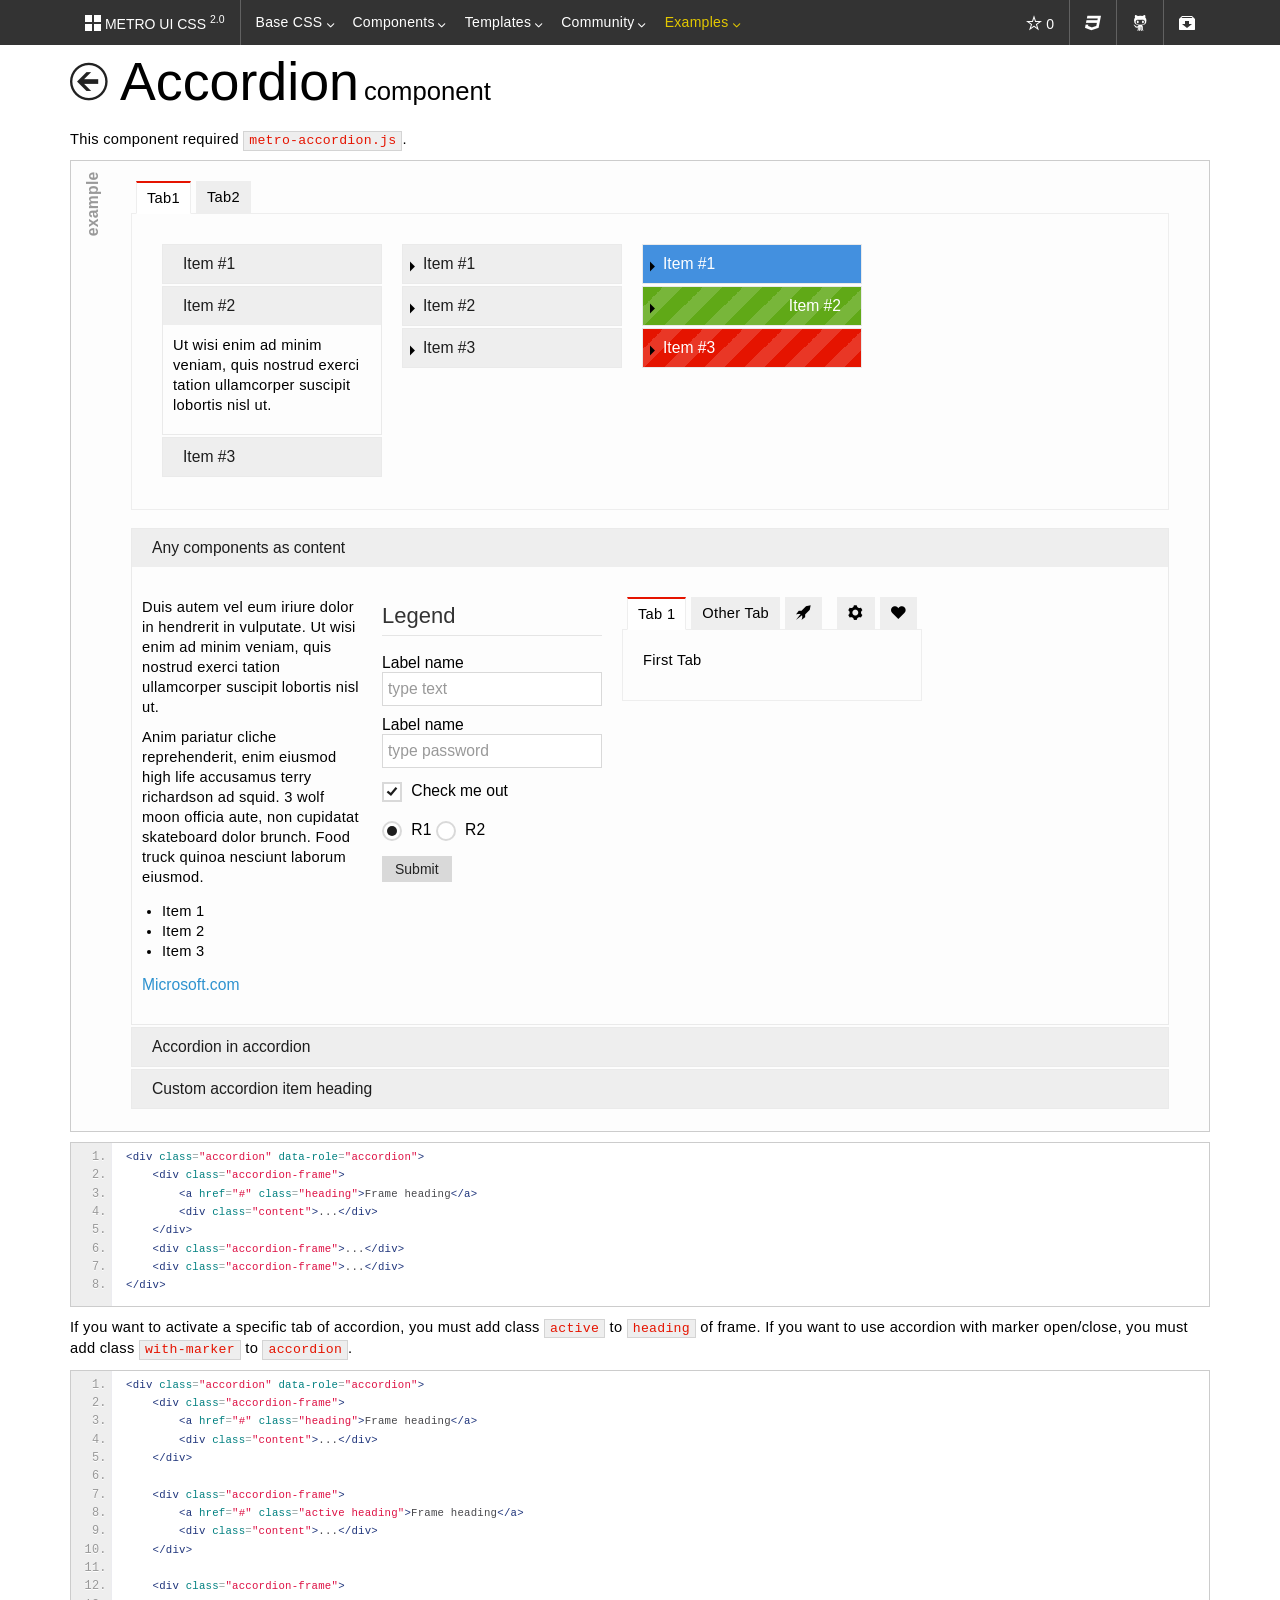
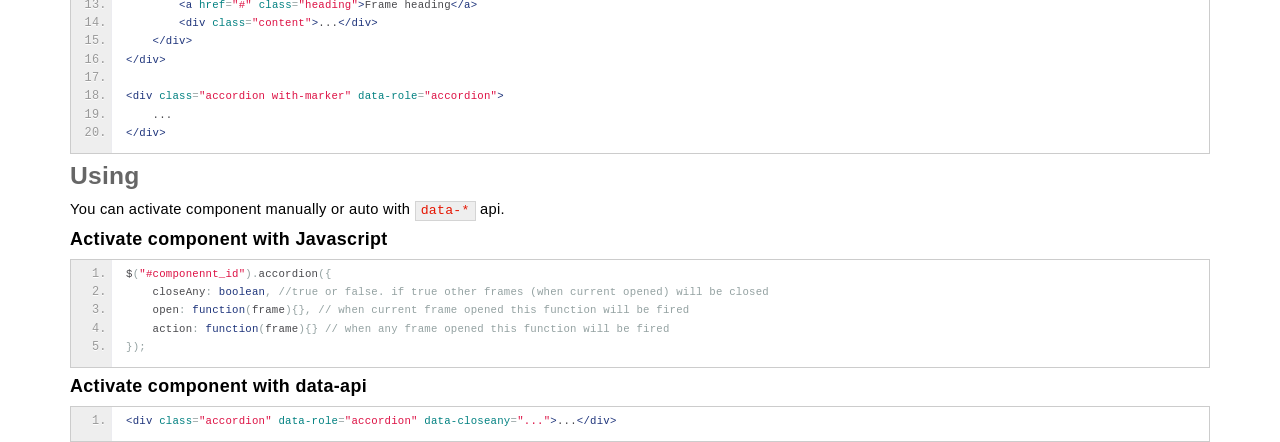
<file: mysite/static/metro/docs/accordion.html>
<!DOCTYPE html>
<html>
<head>
    <meta charset="UTF-8">
    <meta name="viewport" content="width=device-width, initial-scale=1.0, maximum-scale=1.0, user-scalable=no">
    <meta name="product" content="Metro UI CSS Framework">
    <meta name="description" content="Simple responsive css framework">
    <meta name="author" content="Sergey S. Pimenov, Ukraine, Kiev">

    <link href="css/metro-bootstrap.css" rel="stylesheet">
    <link href="css/metro-bootstrap-responsive.css" rel="stylesheet">
    <link href="css/iconFont.css" rel="stylesheet">
    <link href="css/docs.css" rel="stylesheet">
    <link href="js/prettify/prettify.css" rel="stylesheet">


    <!-- Load JavaScript Libraries -->
    <script src="js/jquery/jquery.min.js"></script>
    <script src="js/jquery/jquery.widget.min.js"></script>
    <script src="js/jquery/jquery.mousewheel.js"></script>
    <script src="js/prettify/prettify.js"></script>

    <!-- Metro UI CSS JavaScript plugins -->
    <script src="js/load-metro.js"></script>

    <!-- Local JavaScript -->
    <script src="js/docs.js"></script>
    <script src="js/github.info.js"></script>

    <title>Metro UI CSS : Metro Bootstrap CSS Library</title>
</head>
<body class="metro">
    <header class="bg-dark" data-load="header.html"></header>

    <div class="container">
                <h1>
                    <a href="/"><i class="icon-arrow-left-3 fg-darker smaller"></i></a>
                    Accordion<small class="on-right">component</small>
                </h1>

                <p class="description">
                    This component required <code>metro-accordion.js</code>.
                </p>
                <div class="example">
                    <div class="tab-control" data-role="tab-control">
                        <ul class="tabs">
                            <li class="active"><a href="#tab1">Tab1</a></li>
                            <li><a href="#tab2">Tab2</a></li>
                        </ul>

                        <div class="frames">
                            <div class="frame clearfix" id="tab1">
                                <div class="accordion span3 place-left margin10" data-role="accordion" data-closeany="false">
                                    <div class="accordion-frame">
                                        <a class="heading active" href="#" data-action="none" >Item #1</a>
                                        <div class="content">
                                            <p>Anim pariatur cliche reprehenderit, enim eiusmod high life accusamus terry richardson ad squid.</p>
                                        </div>
                                    </div>
                                    <div class="accordion-frame">
                                        <a class="heading active" href="#">Item #2</a>
                                        <div class="content">
                                            <p>Ut wisi enim ad minim veniam, quis nostrud exerci tation ullamcorper suscipit lobortis nisl ut.</p>
                                        </div>
                                    </div>
                                    <div class="accordion-frame">
                                        <a class="heading" href="#">Item #3</a>
                                        <div class="content">
                                            <p>Ut wisi enim ad minim veniam, quis nostrud exerci tation ullamcorper suscipit lobortis nisl ut.</p>
                                            <button class="primary">Activate the account</button>
                                        </div>
                                    </div>
                                </div>

                                <div class="accordion with-marker span3 place-left margin10" data-role="accordion" data-closeany="false">
                                    <div class="accordion-frame">
                                        <a class="heading" href="#">Item #1</a>
                                        <div class="content">
                                            <p>Anim pariatur cliche reprehenderit, enim eiusmod high life accusamus terry richardson ad squid.</p>
                                        </div>
                                    </div>
                                    <div class="accordion-frame">
                                        <a class="heading" href="#">Item #2</a>
                                        <div class="content">
                                            <p>Ut wisi enim ad minim veniam, quis nostrud exerci tation ullamcorper suscipit lobortis nisl ut.</p>
                                        </div>
                                    </div>
                                    <div class="accordion-frame">
                                        <a class="heading" href="#">Item #3</a>
                                        <div class="content">
                                            <p>Ut wisi enim ad minim veniam, quis nostrud exerci tation ullamcorper suscipit lobortis nisl ut.</p>
                                            <button class="primary">Activate the account</button>
                                        </div>
                                    </div>
                                </div>

                                <div class="accordion with-marker span3 place-left margin10" data-role="accordion" data-closeany="false">
                                    <div class="accordion-frame">
                                        <a class="heading bg-lightBlue fg-white" href="#">Item #1</a>
                                        <div class="content">
                                            <p>Anim pariatur cliche reprehenderit, enim eiusmod high life accusamus terry richardson ad squid.</p>
                                        </div>
                                    </div>
                                    <div class="accordion-frame">
                                        <a class="heading text-right ribbed-green fg-white" href="#">Item #2</a>
                                        <div class="content">
                                            <p>Ut wisi enim ad minim veniam, quis nostrud exerci tation ullamcorper suscipit lobortis nisl ut.</p>
                                        </div>
                                    </div>
                                    <div class="accordion-frame">
                                        <a class="heading ribbed-red fg-white" href="#">Item #3</a>
                                        <div class="content">
                                            <p>Ut wisi enim ad minim veniam, quis nostrud exerci tation ullamcorper suscipit lobortis nisl ut.</p>
                                            <button class="primary">Activate the account</button>
                                        </div>
                                    </div>
                                </div>
                            </div>
                            <div class="frame" id="tab2">tab2</div>
                        </div>
                    </div>
                    <br />

                    <div class="accordion" data-role="accordion" data-closeany="true">
                        <div class="accordion-frame">
                            <a class="active heading" href="#">Any components as content</a>
                            <div class="content">
                                <div class="grid">
                                    <div class="row">
                                        <div class="span3">
                                            <p>Duis autem vel eum iriure dolor in hendrerit in vulputate. Ut wisi enim ad minim veniam, quis nostrud exerci tation ullamcorper suscipit lobortis nisl ut.</p>
                                            <p>Anim pariatur cliche reprehenderit, enim eiusmod high life accusamus terry richardson ad squid. 3 wolf moon officia aute, non cupidatat skateboard dolor brunch. Food truck quinoa nesciunt laborum eiusmod.</p>
                                            <ul>
                                                <li>Item 1</li>
                                                <li>Item 2</li>
                                                <li>Item 3</li>
                                            </ul>
                                            <a href="http://microsoft.com">Microsoft.com</a>
                                        </div>
                                        <div class="span3">
                                            <form>
                                                <fieldset>
                                                    <legend>Legend</legend>
                                                    <lable>Label name</lable>
                                                    <div class="input-control text" data-role="input-control">
                                                        <input type="text" placeholder="type text">
                                                        <button class="btn-clear" tabindex="-1"></button>
                                                    </div>
                                                    <lable>Label name</lable>
                                                    <div class="input-control password" data-role="input-control">
                                                        <input type="password" placeholder="type password" autofocus>
                                                        <button class="btn-reveal" tabindex="-1"></button>
                                                    </div>
                                                    <div class="input-control checkbox" data-role="input-control">
                                                        <label>
                                                            <input type="checkbox" checked />
                                                            <span class="check"></span>
                                                            Check me out
                                                        </label>
                                                    </div>

                                                    <div>
                                                        <div class="input-control radio default-style" data-role="input-control">
                                                            <label>
                                                                <input type="radio" name="r1" checked />
                                                                <span class="check"></span>
                                                                R1
                                                            </label>
                                                        </div>
                                                        <div class="input-control radio  default-style" data-role="input-control">
                                                            <label>
                                                                <input type="radio" name="r1" />
                                                                <span class="check"></span>
                                                                R2
                                                            </label>
                                                        </div>
                                                    </div>

                                                    <input type="submit" value="Submit">
                                                </fieldset>
                                            </form>
                                        </div>
                                        <div class="span4">
                                            <div class="tab-control" data-role="tab-control">
                                                <ul class="tabs">
                                                    <li class="active"><a href="#_page_1">Tab 1</a></li>
                                                    <li><a href="#_page_2">Other Tab</a></li>
                                                    <li><a href="#_page_3"><i class="icon-rocket"></i></a></li>
                                                    <li class="place-right"><a href="#_page_5"><i class="icon-heart"></i></a></li>
                                                    <li class="place-right"><a href="#_page_4"><i class="icon-cog"></i></a></li>
                                                </ul>

                                                <div class="frames">
                                                    <div class="frame" id="_page_1">
                                                        <p>First Tab</p>
                                                    </div>
                                                    <div class="frame" id="_page_2">
                                                        <p>Second Tab</p>
                                                    </div>
                                                    <div class="frame" id="_page_3">
                                                        <p>Rocket Tab</p>
                                                    </div>
                                                    <div class="frame" id="_page_4">
                                                        <p>This tab placed right</p>
                                                    </div>
                                                    <div class="frame" id="_page_5">
                                                        <p>This tab also placed right</p>
                                                    </div>
                                                </div>
                                            </div>
                                        </div>
                                    </div>
                                </div>
                            </div>
                        </div>

                        <div class="accordion-frame">
                            <a class="heading" href="#">Accordion in accordion</a>
                            <div class="content clearfix">
                                <div class="accordion span3 place-left margin10" data-role="accordion" data-closeany="false">
                                    <div class="accordion-frame">
                                        <a class="heading" href="#">Item #1</a>
                                        <div class="content">
                                            <p>Anim pariatur cliche reprehenderit, enim eiusmod high life accusamus terry richardson ad squid.</p>
                                        </div>
                                    </div>
                                    <div class="accordion-frame">
                                        <a class="heading" href="#">Item #2</a>
                                        <div class="content">
                                            <p>Ut wisi enim ad minim veniam, quis nostrud exerci tation ullamcorper suscipit lobortis nisl ut.</p>
                                        </div>
                                    </div>
                                    <div class="accordion-frame">
                                        <a class="heading" href="#">Item #3</a>
                                        <div class="content">
                                            <p>Ut wisi enim ad minim veniam, quis nostrud exerci tation ullamcorper suscipit lobortis nisl ut.</p>
                                            <button class="primary">Activate the account</button>
                                        </div>
                                    </div>
                                </div>

                                <div class="accordion span3 place-left margin10" data-role="accordion">
                                    <div class="accordion-frame">
                                        <a class="heading" href="#">Item #1</a>
                                        <div class="content">
                                            <p>Anim pariatur cliche reprehenderit, enim eiusmod high life accusamus terry richardson ad squid.</p>
                                        </div>
                                    </div>
                                    <div class="accordion-frame">
                                        <a class="heading" href="#">Item #2</a>
                                        <div class="content">
                                            <p>Ut wisi enim ad minim veniam, quis nostrud exerci tation ullamcorper suscipit lobortis nisl ut.</p>
                                        </div>
                                    </div>
                                    <div class="accordion-frame">
                                        <a class="heading" href="#">Item #3</a>
                                        <div class="content">
                                            <p>Ut wisi enim ad minim veniam, quis nostrud exerci tation ullamcorper suscipit lobortis nisl ut.</p>
                                            <button class="primary">Activate the account</button>
                                        </div>
                                    </div>
                                </div>

                                <div class="accordion span3 place-left margin10" data-role="accordion">
                                    <div class="accordion-frame">
                                        <a class="heading" href="#">Item #1</a>
                                        <div class="content">
                                            <p>Anim pariatur cliche reprehenderit, enim eiusmod high life accusamus terry richardson ad squid.</p>
                                        </div>
                                    </div>
                                    <div class="accordion-frame">
                                        <a class="heading" href="#">Item #2</a>
                                        <div class="content">
                                            <p>Ut wisi enim ad minim veniam, quis nostrud exerci tation ullamcorper suscipit lobortis nisl ut.</p>
                                        </div>
                                    </div>
                                    <div class="accordion-frame">
                                        <a class="heading" href="#">Item #3</a>
                                        <div class="content">
                                            <p>Ut wisi enim ad minim veniam, quis nostrud exerci tation ullamcorper suscipit lobortis nisl ut.</p>
                                            <button class="primary">Activate the account</button>
                                        </div>
                                    </div>
                                </div>

                            </div>
                        </div>

                        <div class="accordion-frame">
                            <a class="heading" href="#">Custom accordion item heading</a>
                            <div class="content clearfix">
                                <div class="accordion span3 place-left margin10" data-role="accordion">
                                    <div class="accordion-frame">
                                        <a class="active heading bg-red fg-white" href="#">Item #1</a>
                                        <div class="content">
                                            <p>Anim pariatur cliche reprehenderit, enim eiusmod high life accusamus terry richardson ad squid.</p>
                                        </div>
                                    </div>
                                    <div class="accordion-frame">
                                        <a class="heading bg-yellow fg-white" href="#">Item #2</a>
                                        <div class="content">
                                            <p>Ut wisi enim ad minim veniam, quis nostrud exerci tation ullamcorper suscipit lobortis nisl ut.</p>
                                        </div>
                                    </div>
                                    <div class="accordion-frame">
                                        <a class="heading bg-green fg-white" href="#">Item #3</a>
                                        <div class="content">
                                            <p>Ut wisi enim ad minim veniam, quis nostrud exerci tation ullamcorper suscipit lobortis nisl ut.</p>
                                            <button class="primary">Activate the account</button>
                                        </div>
                                    </div>
                                </div>

                                <div class="accordion span3 place-left margin10" data-role="accordion">
                                    <div class="accordion-frame">
                                        <a class="heading bg-dark fg-white text-right" href="#">Item #1</a>
                                        <div class="content">
                                            <p>Anim pariatur cliche reprehenderit, enim eiusmod high life accusamus terry richardson ad squid.</p>
                                        </div>
                                    </div>
                                    <div class="accordion-frame">
                                        <a class="active heading bg-dark fg-white text-right" href="#">Item #2</a>
                                        <div class="content">
                                            <p>Ut wisi enim ad minim veniam, quis nostrud exerci tation ullamcorper suscipit lobortis nisl ut.</p>
                                        </div>
                                    </div>
                                    <div class="accordion-frame">
                                        <a class="heading bg-dark fg-white text-right" href="#">Item #3</a>
                                        <div class="content">
                                            <p>Ut wisi enim ad minim veniam, quis nostrud exerci tation ullamcorper suscipit lobortis nisl ut.</p>
                                            <button class="primary">Activate the account</button>
                                        </div>
                                    </div>
                                </div>

                                <div class="accordion span3 place-left margin10" data-role="accordion">
                                    <div class="accordion-frame">
                                        <a class="heading bg-cyan fg-white" href="#"><i class="icon-rocket"></i> Item #1</a>
                                        <div class="content">
                                            <p>Anim pariatur cliche reprehenderit, enim eiusmod high life accusamus terry richardson ad squid.</p>
                                        </div>
                                    </div>
                                    <div class="accordion-frame">
                                        <a class="heading bg-cyan fg-white" href="#"><i class="icon-cog"></i> Item #2</a>
                                        <div class="content">
                                            <p>Ut wisi enim ad minim veniam, quis nostrud exerci tation ullamcorper suscipit lobortis nisl ut.</p>
                                        </div>
                                    </div>
                                    <div class="accordion-frame">
                                        <a class="heading bg-cyan fg-white" href="#"><i class="icon-cart"></i> Item #3</a>
                                        <div class="content">
                                            <p>Ut wisi enim ad minim veniam, quis nostrud exerci tation ullamcorper suscipit lobortis nisl ut.</p>
                                            <button class="primary">Activate the account</button>
                                        </div>
                                    </div>
                                </div>

                            </div>
                        </div>
                    </div>
                </div>
<pre class="prettyprint linenums">
&lt;div class="accordion" data-role="accordion"&gt;
    &lt;div class="accordion-frame"&gt;
        &lt;a href="#" class="heading"&gt;Frame heading&lt;/a&gt;
        &lt;div class="content"&gt;...&lt;/div&gt;
    &lt;/div&gt;
    &lt;div class="accordion-frame"&gt;...&lt;/div&gt;
    &lt;div class="accordion-frame"&gt;...&lt;/div&gt;
&lt;/div&gt;
</pre>
                <p class="description">
                    If you want to activate a specific tab of accordion, you must add class <code>active</code> to <code>heading</code> of frame.
                    If you want to use accordion with marker open/close, you must add class <code>with-marker</code> to <code>accordion</code>.
                </p>
<pre class="prettyprint linenums">
&lt;div class="accordion" data-role="accordion"&gt;
    &lt;div class="accordion-frame"&gt;
        &lt;a href="#" class="heading"&gt;Frame heading&lt;/a&gt;
        &lt;div class="content"&gt;...&lt;/div&gt;
    &lt;/div&gt;

    &lt;div class="accordion-frame"&gt;
        &lt;a href="#" class="active heading"&gt;Frame heading&lt;/a&gt;
        &lt;div class="content"&gt;...&lt;/div&gt;
    &lt;/div&gt;
    
    &lt;div class="accordion-frame"&gt;
        &lt;a href="#" class="heading"&gt;Frame heading&lt;/a&gt;
        &lt;div class="content"&gt;...&lt;/div&gt;
    &lt;/div&gt;
&lt;/div&gt;

&lt;div class="accordion with-marker" data-role="accordion"&gt;
    ...
&lt;/div&gt;
</pre>

                <h3>Using</h3>
                <p class="description">
                    You can activate component manually or auto with <code>data-*</code> api.
                </p>
                <h4>Activate component with Javascript</h4>
<pre class="linenums prettyprint">
$("#componennt_id").accordion({
    closeAny: boolean, //true or false. if true other frames (when current opened) will be closed
    open: function(frame){}, // when current frame opened this function will be fired
    action: function(frame){} // when any frame opened this function will be fired
});
</pre>
                <h4>Activate component with data-api</h4>
<pre class="linenums prettyprint">
&lt;div class="accordion" data-role="accordion" data-closeany="..."&gt;...&lt;/div&gt;
</pre>



    </div>

    <script src="js/hitua.js"></script>

</body>
</html>
</file>
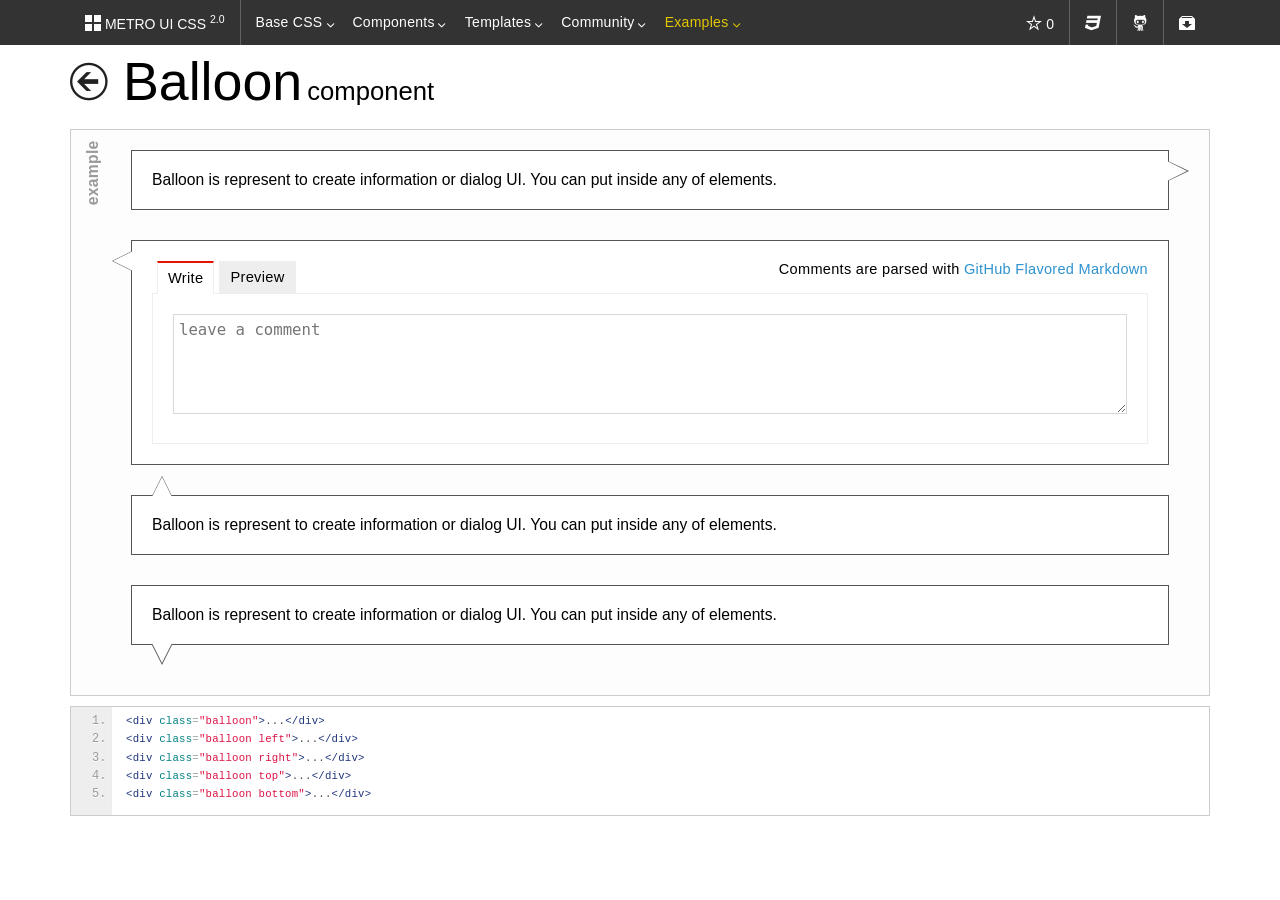
<file: mysite/static/metro/docs/balloon.html>
<!DOCTYPE html>
<html>
<head>
    <meta charset="utf-8">
    <meta name="viewport" content="width=device-width, initial-scale=1.0, maximum-scale=1.0, user-scalable=no">
    <meta name="product" content="Metro UI CSS Framework">
    <meta name="description" content="Simple responsive css framework">
    <meta name="author" content="Sergey S. Pimenov, Ukraine, Kiev">

    <link href="css/metro-bootstrap.css" rel="stylesheet">
    <link href="css/metro-bootstrap-responsive.css" rel="stylesheet">
    <link href="css/iconFont.css" rel="stylesheet">
    <link href="css/docs.css" rel="stylesheet">
    <link href="js/prettify/prettify.css" rel="stylesheet">

    <!-- Load JavaScript Libraries -->
    <script src="js/jquery/jquery.min.js"></script>
    <script src="js/jquery/jquery.widget.min.js"></script>
    <script src="js/jquery/jquery.mousewheel.js"></script>
    <script src="js/prettify/prettify.js"></script>

    <!-- Metro UI CSS JavaScript plugins -->
    <script src="js/load-metro.js"></script>

    <!-- Local JavaScript -->
    <script src="js/docs.js"></script>
    <script src="js/github.info.js"></script>

    <title>Metro UI CSS : Metro Bootstrap CSS Library</title>
</head>
<body class="metro">
    <header class="bg-dark" data-load="header.html"></header>
    <div class="container">
                <h1>
                    <a href="/"><i class="icon-arrow-left-3 fg-darker smaller"></i></a>
                    Balloon<small class="on-right">component</small>
                </h1>

                <div class="example">
                    <div class="balloon left">
                        <div class="padding20">
                            Balloon is represent to create information or dialog UI. You can put inside any of elements.
                        </div>
                    </div>

                    <div class="balloon right">
                        <div class="tab-control padding20" data-role="tab-control">
                            <p class="place-right tertiary-text">Comments are parsed with <a href="https://help.github.com/articles/github-flavored-markdown">GitHub Flavored Markdown</a></p>
                            <ul class="tabs">
                                <li class="active"><a href="#write">Write</a></li>
                                <li><a href="#preview">Preview</a></li>
                            </ul>

                            <div class="frames">
                                <div id="write" class="frame">
                                    <textarea data-transform="input-control" placeholder="leave a comment"></textarea>
                                </div>
                                <div id="preview" class="frame">
                                    This is preview :)
                                </div>
                            </div>
                        </div>
                    </div>

                    <div class="balloon bottom">
                        <div class="padding20">
                            Balloon is represent to create information or dialog UI. You can put inside any of elements.
                        </div>
                    </div>

                    <div class="balloon top">
                        <div class="padding20">
                            Balloon is represent to create information or dialog UI. You can put inside any of elements.
                        </div>
                    </div>
                </div>

<pre class="prettyprint linenums">
&lt;div class="balloon"&gt;...&lt;/div&gt;
&lt;div class="balloon left"&gt;...&lt;/div&gt;
&lt;div class="balloon right"&gt;...&lt;/div&gt;
&lt;div class="balloon top"&gt;...&lt;/div&gt;
&lt;div class="balloon bottom"&gt;...&lt;/div&gt;
</pre>

    </div>

    <script src="js/hitua.js"></script>

</body>
</html>
</file>
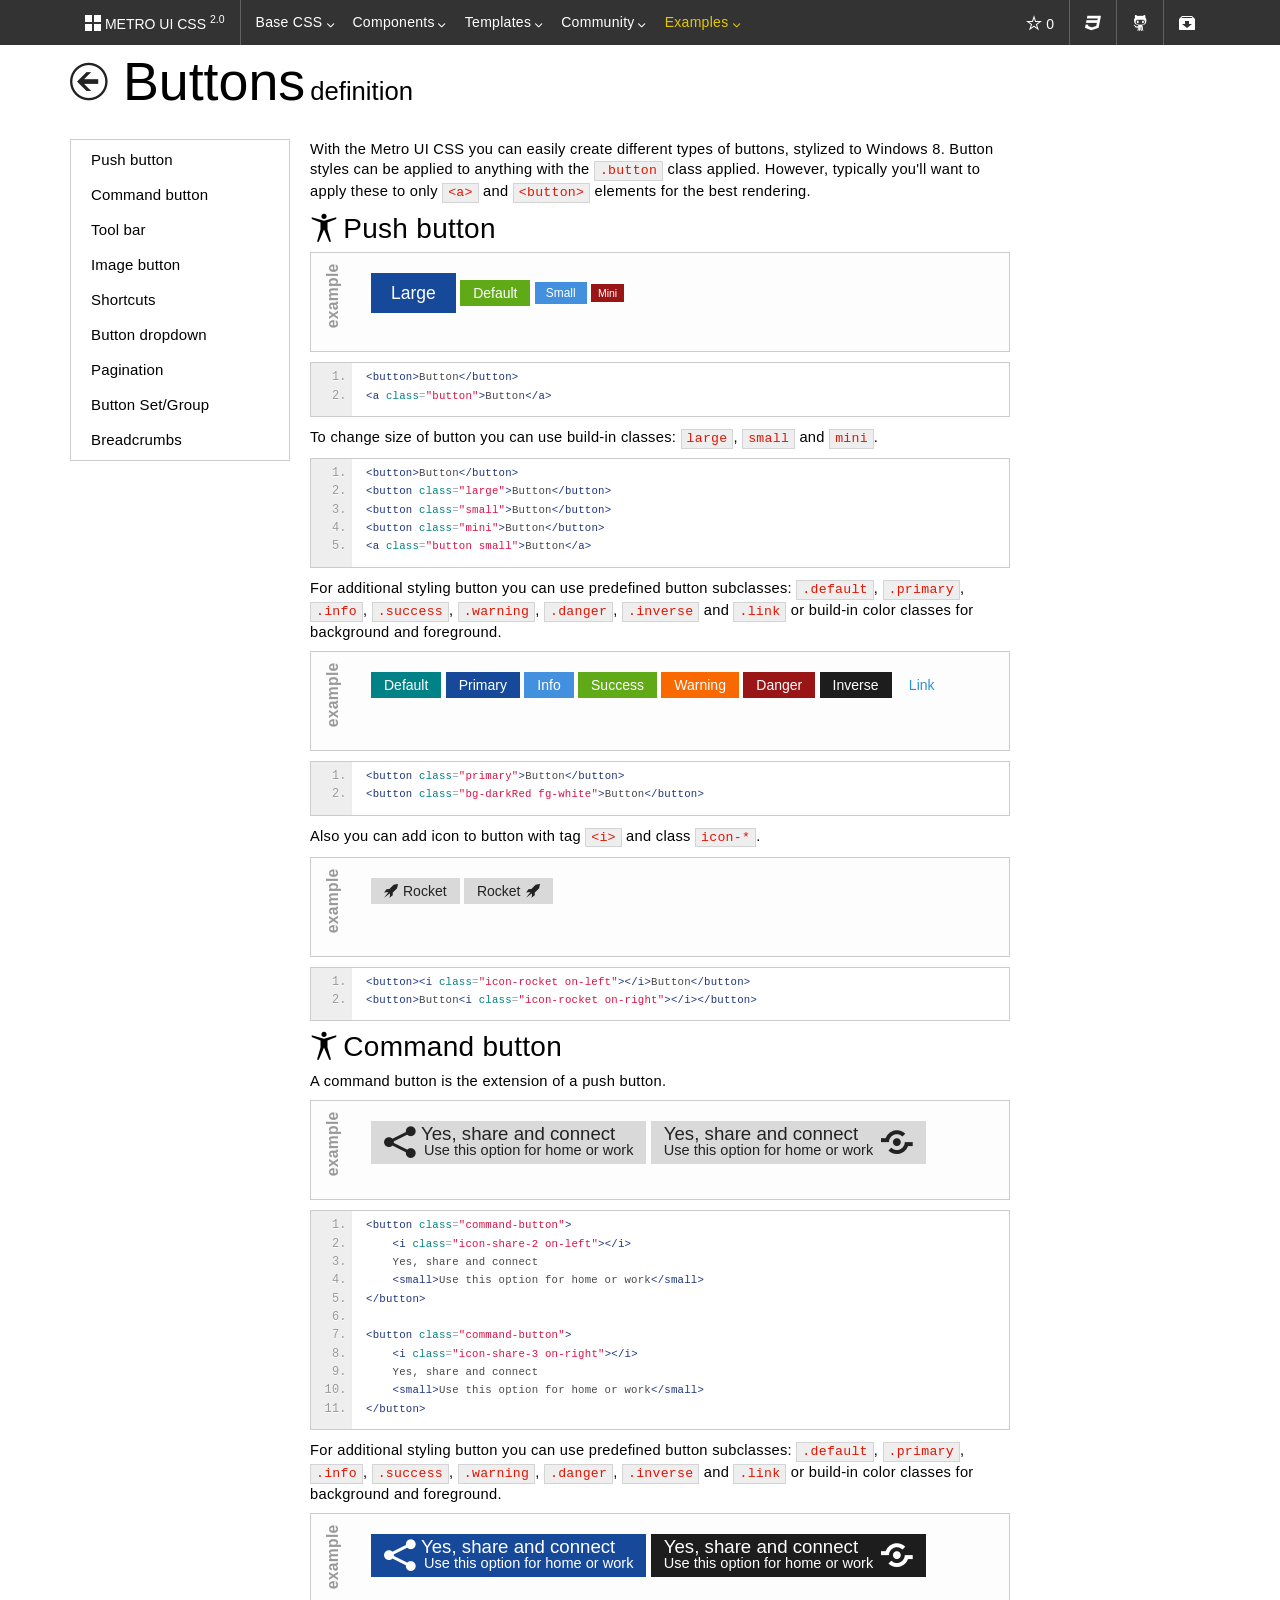
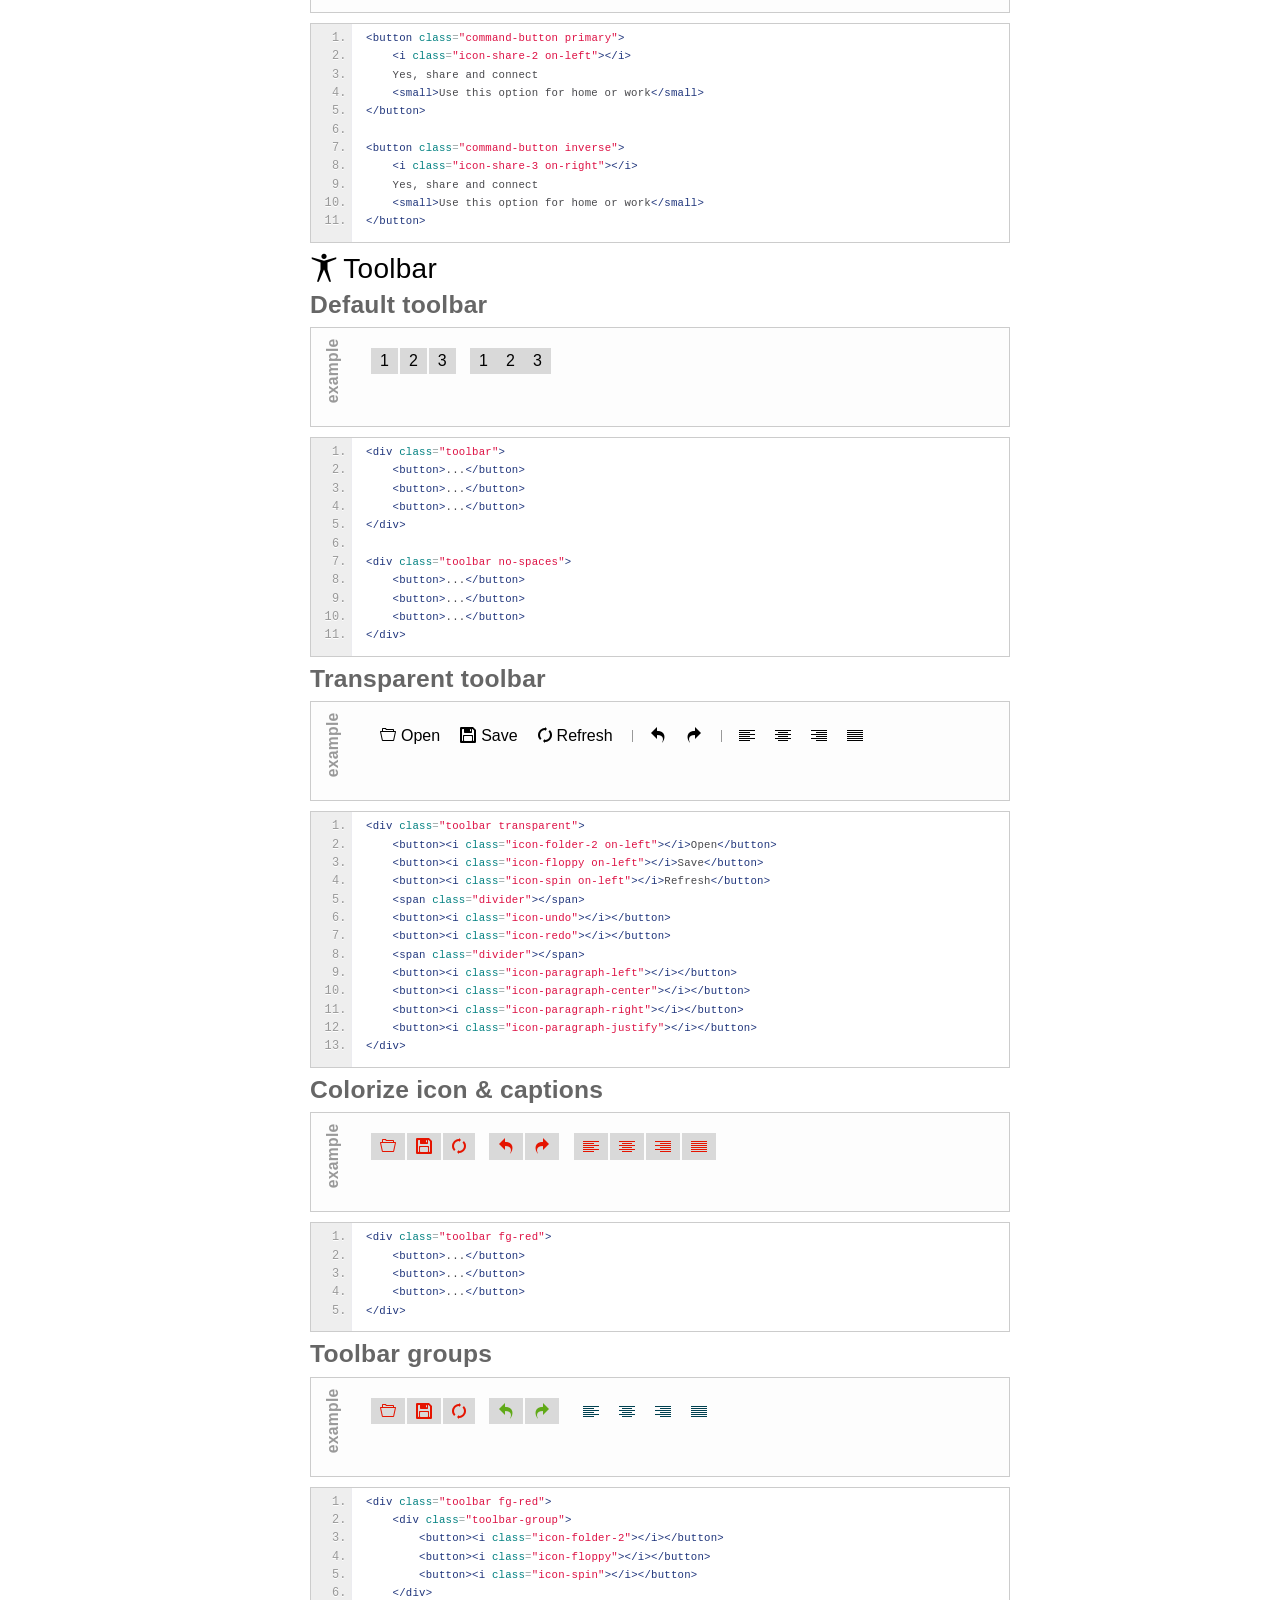
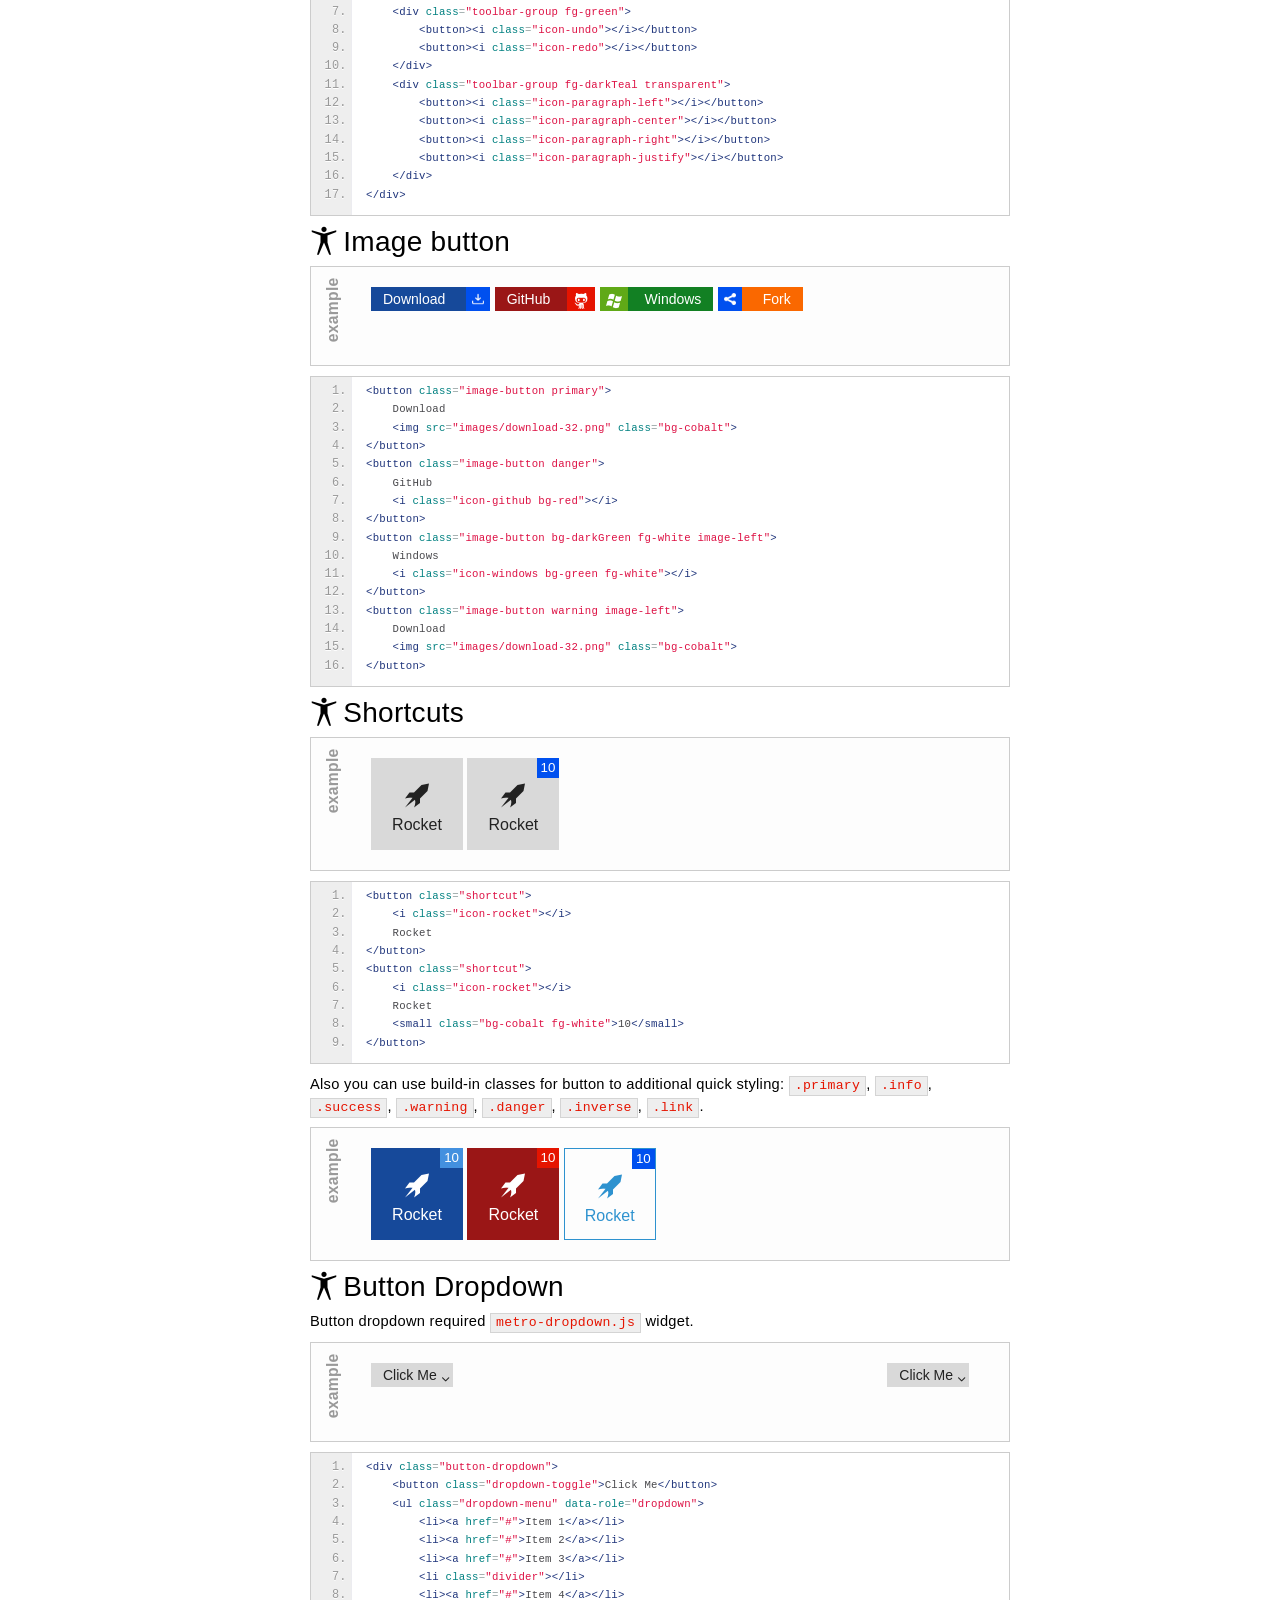
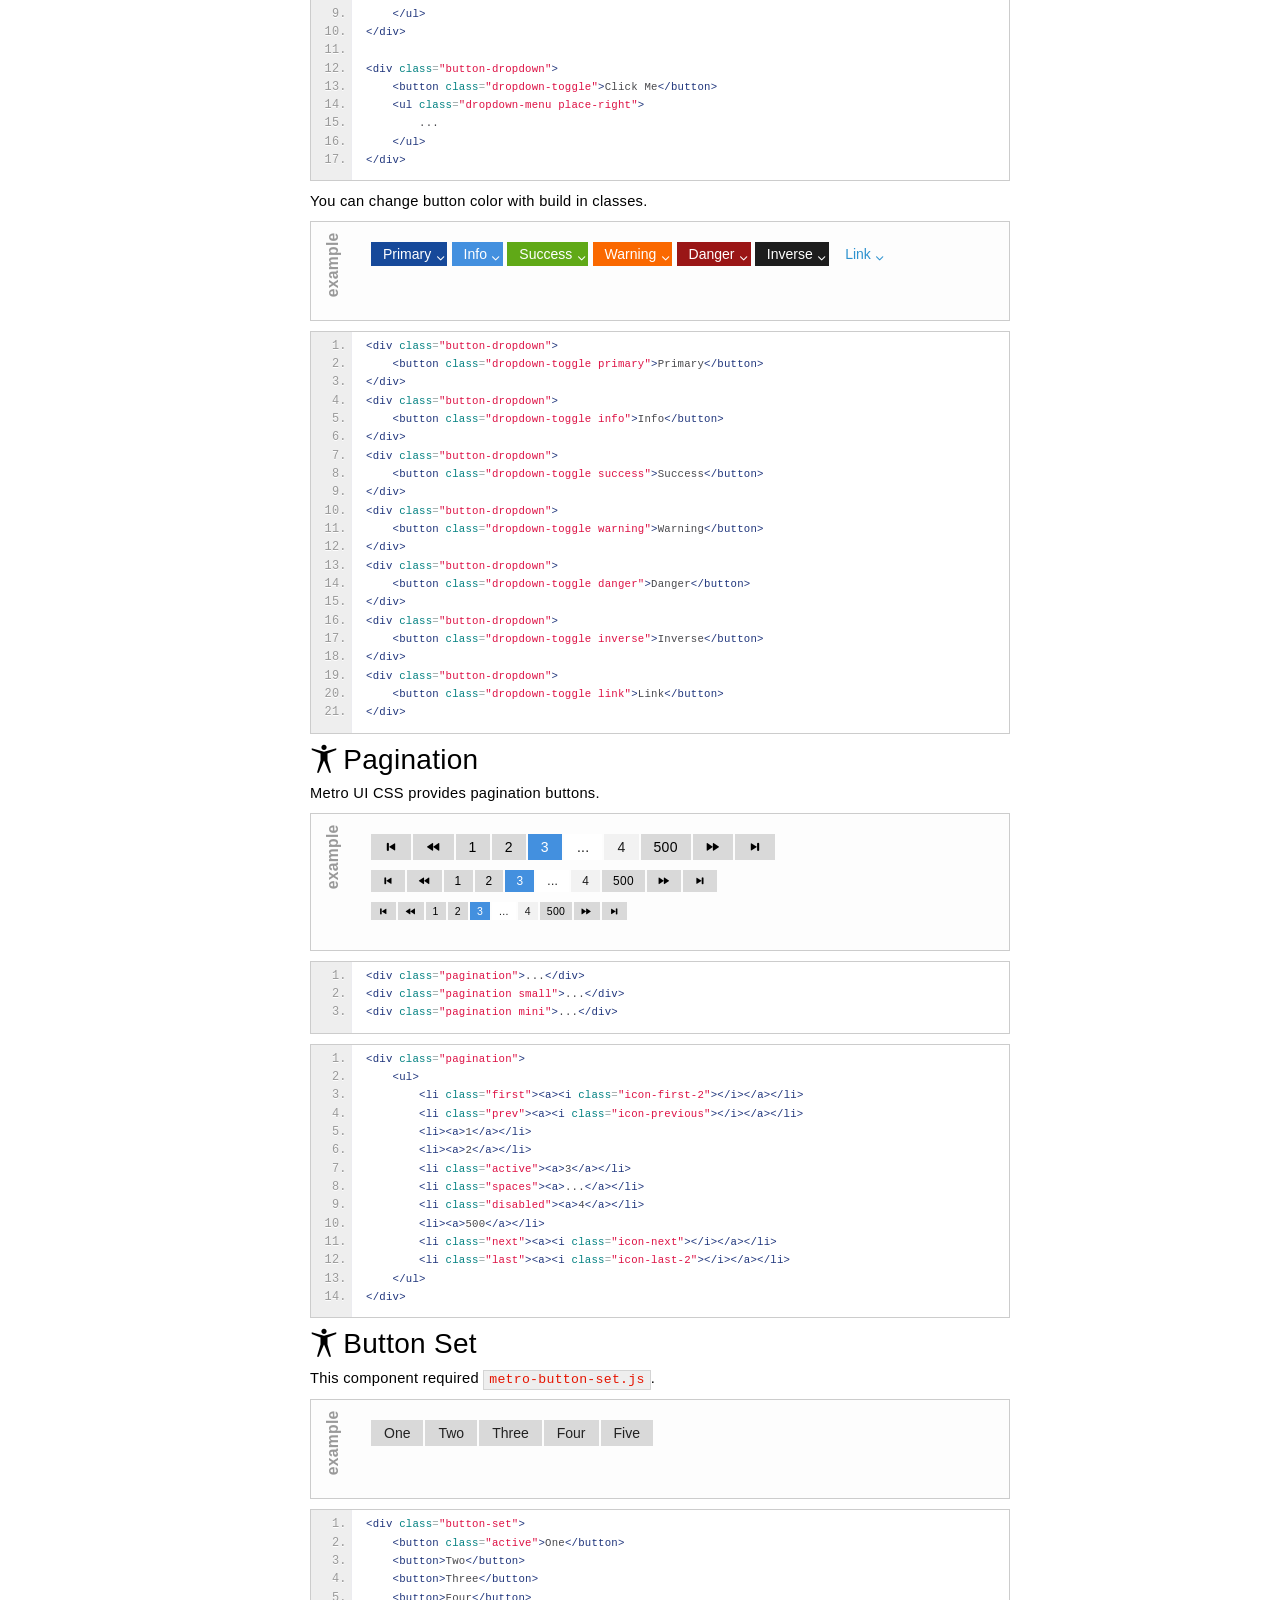
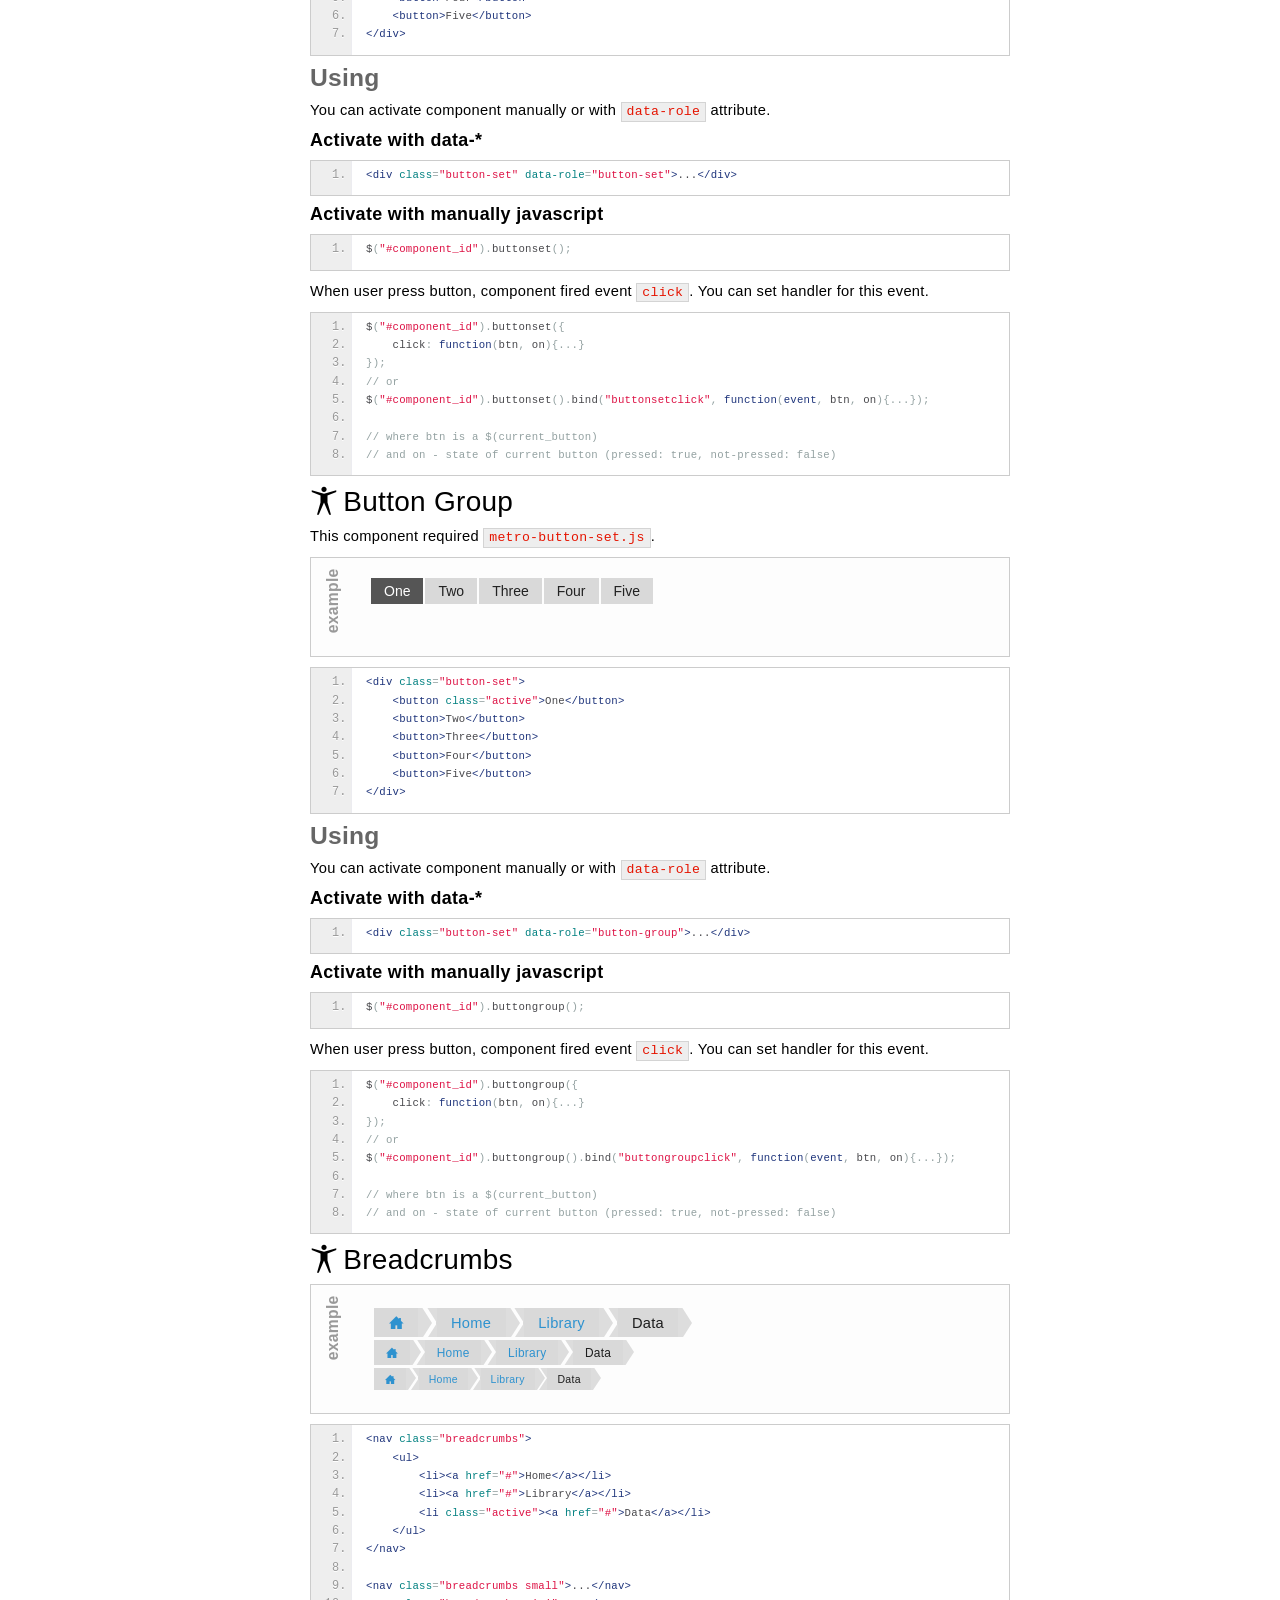
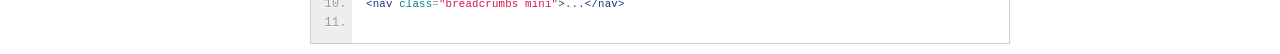
<file: mysite/static/metro/docs/buttons.html>
<!DOCTYPE html>
<html>
<head>
    <meta charset="UTF-8">
    <meta name="viewport" content="width=device-width, initial-scale=1.0, maximum-scale=1.0, user-scalable=no">
    <meta name="product" content="Metro UI CSS Framework">
    <meta name="description" content="Simple responsive css framework">
    <meta name="author" content="Sergey S. Pimenov, Ukraine, Kiev">

    <link href="css/metro-bootstrap.css" rel="stylesheet">
    <link href="css/metro-bootstrap-responsive.css" rel="stylesheet">
    <link href="css/iconFont.css" rel="stylesheet">
    <link href="css/docs.css" rel="stylesheet">
    <link href="js/prettify/prettify.css" rel="stylesheet">


    <!-- Load JavaScript Libraries -->
    <script src="js/jquery/jquery.min.js"></script>
    <script src="js/jquery/jquery.widget.min.js"></script>
    <script src="js/jquery/jquery.mousewheel.js"></script>
    <script src="js/prettify/prettify.js"></script>

    <!-- Metro UI CSS JavaScript plugins -->
    <script src="js/load-metro.js"></script>

    <!-- Local JavaScript -->
    <script src="js/docs.js"></script>
    <script src="js/github.info.js"></script>

    <title>Metro UI CSS : Metro Bootstrap CSS Library</title>
</head>
<body class="metro">
    <header class="bg-dark" data-load="header.html"></header>

    <div class="container">
                <h1>
                    <a href="/"><i class="icon-arrow-left-3 fg-darker smaller"></i></a>
                    Buttons<small class="on-right">definition</small>
                </h1>

                <div class="grid">
                    <div class="row">
                        <div class="span3 no-tablet-portrait">
                            <nav>
                                <ul class="side-menu">
                                    <li><a href="#_push">Push button</a></li>
                                    <li><a href="#_command">Command button</a></li>
                                    <li><a href="#_toolbar">Tool bar</a></li>
                                    <li><a href="#_ibutton">Image button</a></li>
                                    <li><a href="#_shortcut">Shortcuts</a></li>
                                    <li><a href="#_dropdown-btn">Button dropdown</a></li>
                                    <li><a href="#_pagination">Pagination</a></li>
                                    <li><a href="#_set">Button Set/Group</a></li>
                                    <li><a href="#_breadcrumbs">Breadcrumbs</a></li>
                                </ul>
                            </nav>
                        </div>

                        <div class="span9">
                            <p class="description">
                                With the Metro UI CSS you can easily create different types of buttons, stylized to Windows 8.
                                Button styles can be applied to anything with the <code>.button</code> class applied.
                                However, typically you'll want to apply these to only <code>&lt;a&gt;</code> and <code>&lt;button&gt;</code> elements for the best rendering.
                            </p>


                            <h2 id="_push"><i class="icon-accessibility on-left"></i>Push button</h2>
                            <div class="example">
                                <button class="button large primary">Large</button>
                                <button class="button success">Default</button>
                                <button class="button small info">Small</button>
                                <button class="button mini danger">Mini</button>
                            </div>
<pre class="prettyprint linenums">
&lt;button&gt;Button&lt;/button&gt;
&lt;a class="button"&gt;Button&lt;/a&gt;
</pre>
                            <p class="description">
                                To change size of button you can use build-in classes: <code>large</code>, <code>small</code> and <code>mini</code>.
                            </p>
<pre class="prettyprint linenums">
&lt;button&gt;Button&lt;/button&gt;
&lt;button class="large"&gt;Button&lt;/button&gt;
&lt;button class="small"&gt;Button&lt;/button&gt;
&lt;button class="mini"&gt;Button&lt;/button&gt;
&lt;a class="button small"&gt;Button&lt;/a&gt;
</pre>

                            <p class="description">
                                For additional styling button you can use predefined button subclasses: <code>.default</code>, <code>.primary</code>, <code>.info</code>, <code>.success</code>, <code>.warning</code>, <code>.danger</code>, <code>.inverse</code> and <code>.link</code> or
                                build-in color classes for background and foreground.
                            </p>
                            <div class="example">
                                <button class="button default">Default</button>
                                <button class="button primary">Primary</button>
                                <button class="button info">Info</button>
                                <button class="button success">Success</button>
                                <button class="button warning">Warning</button>
                                <button class="button danger">Danger</button>
                                <button class="button inverse">Inverse</button>
                                <button class="button link">Link</button>
                            </div>
<pre class="prettyprint linenums">
&lt;button class="primary"&gt;Button&lt;/button&gt;
&lt;button class="bg-darkRed fg-white"&gt;Button&lt;/button&gt;
</pre>
                            <p class="description">
                                Also you can add icon to button with tag <code>&lt;i&gt;</code> and class <code>icon-*</code>.
                            </p>
                            <div class="example">
                                <button class="button"><i class="icon-rocket on-left"></i>Rocket</button>
                                <button class="button">Rocket<i class="icon-rocket on-right"></i></button>
                            </div>
<pre class="prettyprint linenums">
&lt;button&gt;&lt;i class="icon-rocket on-left"&gt;&lt;/i&gt;Button&lt;/button&gt;
&lt;button&gt;Button&lt;i class="icon-rocket on-right"&gt;&lt;/i&gt;&lt;/button&gt;
</pre>

                            <h2 id="_command"><i class="icon-accessibility on-left"></i>Command button</h2>
                            <p class="description">
                                A command button is the extension of a push button.
                            </p>
                            <div class="example">
                                <button class="command-button ">
                                    <i class="icon-share-2 on-left"></i>
                                    Yes, share and connect
                                    <small>Use this option for home or work</small>
                                </button>
                                <button class="command-button">
                                    <i class="icon-share-3 on-right"></i>
                                    Yes, share and connect
                                    <small>Use this option for home or work</small>
                                </button>
                            </div>
<pre class="prettyprint linenums">
&lt;button class="command-button"&gt;
    &lt;i class="icon-share-2 on-left"&gt;&lt;/i&gt;
    Yes, share and connect
    &lt;small&gt;Use this option for home or work&lt;/small&gt;
&lt;/button&gt;

&lt;button class="command-button"&gt;
    &lt;i class="icon-share-3 on-right"&gt;&lt;/i&gt;
    Yes, share and connect
    &lt;small&gt;Use this option for home or work&lt;/small&gt;
&lt;/button&gt;
</pre>
                            <p class="description">
                                For additional styling button you can use predefined button subclasses: <code>.default</code>, <code>.primary</code>, <code>.info</code>, <code>.success</code>, <code>.warning</code>, <code>.danger</code>, <code>.inverse</code> and <code>.link</code> or
                                build-in color classes for background and foreground.
                            </p>
                            <div class="example">
                                <button class="command-button primary">
                                    <i class="icon-share-2 on-left"></i>
                                    Yes, share and connect
                                    <small>Use this option for home or work</small>
                                </button>
                                <button class="command-button inverse">
                                    <i class="icon-share-3 on-right"></i>
                                    Yes, share and connect
                                    <small>Use this option for home or work</small>
                                </button>
                            </div>
<pre class="prettyprint linenums">
&lt;button class="command-button primary"&gt;
    &lt;i class="icon-share-2 on-left"&gt;&lt;/i&gt;
    Yes, share and connect
    &lt;small&gt;Use this option for home or work&lt;/small&gt;
&lt;/button&gt;

&lt;button class="command-button inverse"&gt;
    &lt;i class="icon-share-3 on-right"&gt;&lt;/i&gt;
    Yes, share and connect
    &lt;small&gt;Use this option for home or work&lt;/small&gt;
&lt;/button&gt;
</pre>

                            <h2 id="_toolbar"><i class="icon-accessibility on-left"></i>Toolbar</h2>

                            <h3>Default toolbar</h3>
                            <div class="example">
                                <div class="toolbar">
                                    <div class="toolbar-group">
                                        <button>1</button>
                                        <button>2</button>
                                        <button>3</button>
                                    </div>
                                    <div class="toolbar-group no-spaces">
                                        <button>1</button>
                                        <button>2</button>
                                        <button>3</button>
                                    </div>
                                </div>
                            </div>
<pre class="prettyprint linenums">
&lt;div class="toolbar"&gt;
    &lt;button&gt;...&lt;/button&gt;
    &lt;button&gt;...&lt;/button&gt;
    &lt;button&gt;...&lt;/button&gt;
&lt;/div&gt;

&lt;div class="toolbar no-spaces"&gt;
    &lt;button&gt;...&lt;/button&gt;
    &lt;button&gt;...&lt;/button&gt;
    &lt;button&gt;...&lt;/button&gt;
&lt;/div&gt;
</pre>

                            <h3>Transparent toolbar</h3>
                            <div class="example">
                                <div class="toolbar transparent">
                                    <button><i class="icon-folder-2 on-left"></i>Open</button>
                                    <button><i class="icon-floppy on-left"></i>Save</button>
                                    <button><i class="icon-spin on-left"></i>Refresh</button>
                                    <span class="divider"></span>
                                    <button><i class="icon-undo"></i></button>
                                    <button><i class="icon-redo"></i></button>
                                    <span class="divider"></span>
                                    <button><i class="icon-paragraph-left"></i></button>
                                    <button><i class="icon-paragraph-center"></i></button>
                                    <button><i class="icon-paragraph-right"></i></button>
                                    <button><i class="icon-paragraph-justify"></i></button>
                                </div>
                            </div>
<pre class="prettyprint linenums">
&lt;div class="toolbar transparent"&gt;
    &lt;button&gt;&lt;i class="icon-folder-2 on-left"&gt;&lt;/i&gt;Open&lt;/button&gt;
    &lt;button&gt;&lt;i class="icon-floppy on-left"&gt;&lt;/i&gt;Save&lt;/button&gt;
    &lt;button&gt;&lt;i class="icon-spin on-left"&gt;&lt;/i&gt;Refresh&lt;/button&gt;
    &lt;span class="divider"&gt;&lt;/span&gt;
    &lt;button&gt;&lt;i class="icon-undo"&gt;&lt;/i&gt;&lt;/button&gt;
    &lt;button&gt;&lt;i class="icon-redo"&gt;&lt;/i&gt;&lt;/button&gt;
    &lt;span class="divider"&gt;&lt;/span&gt;
    &lt;button&gt;&lt;i class="icon-paragraph-left"&gt;&lt;/i&gt;&lt;/button&gt;
    &lt;button&gt;&lt;i class="icon-paragraph-center"&gt;&lt;/i&gt;&lt;/button&gt;
    &lt;button&gt;&lt;i class="icon-paragraph-right"&gt;&lt;/i&gt;&lt;/button&gt;
    &lt;button&gt;&lt;i class="icon-paragraph-justify"&gt;&lt;/i&gt;&lt;/button&gt;
&lt;/div&gt;
</pre>

                            <h3>Colorize icon &amp; captions</h3>
                            <div class="example">
                                <div class="toolbar fg-red">
                                    <div class="toolbar-group">
                                        <button><i class="icon-folder-2"></i></button>
                                        <button><i class="icon-floppy"></i></button>
                                        <button><i class="icon-spin"></i></button>
                                    </div>
                                    <div class="toolbar-group">
                                        <button><i class="icon-undo"></i></button>
                                        <button><i class="icon-redo"></i></button>
                                    </div>
                                    <div class="toolbar-group">
                                        <button><i class="icon-paragraph-left"></i></button>
                                        <button><i class="icon-paragraph-center"></i></button>
                                        <button><i class="icon-paragraph-right"></i></button>
                                        <button><i class="icon-paragraph-justify"></i></button>
                                    </div>
                                </div>
                            </div>
<pre class="prettyprint linenums">
&lt;div class="toolbar fg-red"&gt;
    &lt;button&gt;...&lt;/button&gt;
    &lt;button&gt;...&lt;/button&gt;
    &lt;button&gt;...&lt;/button&gt;
&lt;/div&gt;
</pre>

                            <h3>Toolbar groups</h3>
                            <div class="example">
                                <div class="toolbar fg-red">
                                    <div class="toolbar-group">
                                        <button><i class="icon-folder-2"></i></button>
                                        <button><i class="icon-floppy"></i></button>
                                        <button><i class="icon-spin"></i></button>
                                    </div>
                                    <div class="toolbar-group fg-green">
                                        <button><i class="icon-undo"></i></button>
                                        <button><i class="icon-redo"></i></button>
                                    </div>
                                    <div class="toolbar-group fg-darkTeal transparent">
                                        <button><i class="icon-paragraph-left"></i></button>
                                        <button><i class="icon-paragraph-center"></i></button>
                                        <button><i class="icon-paragraph-right"></i></button>
                                        <button><i class="icon-paragraph-justify"></i></button>
                                    </div>
                                </div>
                            </div>
<pre class="prettyprint linenums">
&lt;div class="toolbar fg-red"&gt;
    &lt;div class="toolbar-group"&gt;
        &lt;button&gt;&lt;i class="icon-folder-2"&gt;&lt;/i&gt;&lt;/button&gt;
        &lt;button&gt;&lt;i class="icon-floppy"&gt;&lt;/i&gt;&lt;/button&gt;
        &lt;button&gt;&lt;i class="icon-spin"&gt;&lt;/i&gt;&lt;/button&gt;
    &lt;/div&gt;
    &lt;div class="toolbar-group fg-green"&gt;
        &lt;button&gt;&lt;i class="icon-undo"&gt;&lt;/i&gt;&lt;/button&gt;
        &lt;button&gt;&lt;i class="icon-redo"&gt;&lt;/i&gt;&lt;/button&gt;
    &lt;/div&gt;
    &lt;div class="toolbar-group fg-darkTeal transparent"&gt;
        &lt;button&gt;&lt;i class="icon-paragraph-left"&gt;&lt;/i&gt;&lt;/button&gt;
        &lt;button&gt;&lt;i class="icon-paragraph-center"&gt;&lt;/i&gt;&lt;/button&gt;
        &lt;button&gt;&lt;i class="icon-paragraph-right"&gt;&lt;/i&gt;&lt;/button&gt;
        &lt;button&gt;&lt;i class="icon-paragraph-justify"&gt;&lt;/i&gt;&lt;/button&gt;
    &lt;/div&gt;
&lt;/div&gt;
</pre>

                            <h2 id="_ibutton"><i class="icon-accessibility on-left"></i>Image button</h2>
                            <div class="example">
                                <button class="image-button primary">
                                    Download
                                    <img src="images/download-32.png" class="bg-cobalt">
                                </button>
                                <button class="image-button danger">
                                    GitHub
                                    <i class="icon-github bg-red"></i>
                                </button>
                                <button class="image-button bg-darkGreen fg-white image-left">
                                    Windows
                                    <i class="icon-windows bg-green fg-white"></i>
                                </button>
                                <button class="image-button warning image-left">
                                    Fork
                                    <img src="images/fork-32.png" class="bg-cobalt">
                                </button>
                            </div>
<pre class="prettyprint linenums">
&lt;button class="image-button primary"&gt;
    Download
    &lt;img src="images/download-32.png" class="bg-cobalt"&gt;
&lt;/button&gt;
&lt;button class="image-button danger"&gt;
    GitHub
    &lt;i class="icon-github bg-red"&gt;&lt;/i&gt;
&lt;/button&gt;
&lt;button class="image-button bg-darkGreen fg-white image-left"&gt;
    Windows
    &lt;i class="icon-windows bg-green fg-white"&gt;&lt;/i&gt;
&lt;/button&gt;
&lt;button class="image-button warning image-left"&gt;
    Download
    &lt;img src="images/download-32.png" class="bg-cobalt"&gt;
&lt;/button&gt;
</pre>


                            <h2 id="_shortcut"><i class="icon-accessibility on-left"></i>Shortcuts</h2>
                            <div class="example">
                                <button class="shortcut">
                                    <i class="icon-rocket"></i>
                                    Rocket
                                </button>
                                <button class="shortcut">
                                    <i class="icon-rocket"></i>
                                    Rocket
                                    <small class="bg-cobalt fg-white">10</small>
                                </button>
                            </div>
<pre class="linenums prettyprint">
&lt;button class="shortcut"&gt;
    &lt;i class="icon-rocket"&gt;&lt;/i&gt;
    Rocket
&lt;/button&gt;
&lt;button class="shortcut"&gt;
    &lt;i class="icon-rocket"&gt;&lt;/i&gt;
    Rocket
    &lt;small class="bg-cobalt fg-white"&gt;10&lt;/small&gt;
&lt;/button&gt;
</pre>
                            <p class="description">
                                Also you can use build-in classes for button to additional quick styling:
                                <code>.primary</code>, <code>.info</code>, <code>.success</code>,
                                <code>.warning</code>, <code>.danger</code>, <code>.inverse</code>, <code>.link</code>.
                            </p>
                            <div class="example">
                                <button class="shortcut primary">
                                    <i class="icon-rocket"></i>
                                    Rocket
                                    <small class="bg-lightBlue fg-white">10</small>
                                </button>
                                <button class="shortcut danger">
                                    <i class="icon-rocket"></i>
                                    Rocket
                                    <small class="bg-red fg-white">10</small>
                                </button>
                                <button class="shortcut link">
                                    <i class="icon-rocket"></i>
                                    Rocket
                                    <small class="bg-cobalt fg-white">10</small>
                                </button>
                            </div>


                            <h2 id="_dropdown-btn"><i class="icon-accessibility on-left"></i>Button Dropdown</h2>
                            <p class="description">
                                Button dropdown required <code>metro-dropdown.js</code> widget.
                            </p>
                            <div class="example">
                                <div class="button-dropdown place-right">
                                    <button class="dropdown-toggle">Click Me</button>
                                    <ul class="dropdown-menu place-right" data-role="dropdown">
                                        <li><a href="#">Action</a></li>
                                        <li><a href="#">Another action</a></li>
                                        <li>
                                            <a class="dropdown-toggle" href="#">Something else here</a>
                                            <ul class="dropdown-menu drop-left" data-role="dropdown">
                                                <li><a href="#">Sublink 1</a></li>
                                                <li><a href="#">Sublink 2</a></li>
                                                <li><a href="#">Sublink 3</a></li>
                                                <li class="divider"></li>
                                                <li><a href="#">Sublink 3</a></li>
                                            </ul>
                                        </li>
                                        <li class="divider"></li>
                                        <li class="disabled"><a href="#">Separated link</a></li>
                                        <li class="divider"></li>
                                        <li class="checked"><a href="#">Checked link</a></li>
                                    </ul>
                                </div>
                                <div class="button-dropdown">
                                    <button class="dropdown-toggle">Click Me</button>
                                    <ul class="dropdown-menu" data-role="dropdown">
                                        <li><a href="#">Action</a></li>
                                        <li><a href="#">Another action</a></li>
                                        <li>
                                            <a class="dropdown-toggle" href="#">Something else here</a>
                                            <ul class="dropdown-menu" data-role="dropdown">
                                                <li><a href="#">Sublink 1</a></li>
                                                <li><a href="#">Sublink 2</a></li>
                                                <li><a href="#">Sublink 3</a></li>
                                                <li class="divider"></li>
                                                <li><a href="#">Sublink 3</a></li>
                                            </ul>
                                        </li>
                                        <li class="divider"></li>
                                        <li class="disabled"><a href="#">Separated link</a></li>
                                        <li class="divider"></li>
                                        <li class="checked"><a href="#">Checked link</a></li>
                                    </ul>
                                </div>
                                <!--
                                -->
                            </div>
<pre class="linenums prettyprint">
&lt;div class="button-dropdown"&gt;
    &lt;button class="dropdown-toggle"&gt;Click Me&lt;/button&gt;
    &lt;ul class="dropdown-menu" data-role="dropdown"&gt;
        &lt;li&gt;&lt;a href="#"&gt;Item 1&lt;/a&gt;&lt;/li&gt;
        &lt;li&gt;&lt;a href="#"&gt;Item 2&lt;/a&gt;&lt;/li&gt;
        &lt;li&gt;&lt;a href="#"&gt;Item 3&lt;/a&gt;&lt;/li&gt;
        &lt;li class="divider"&gt;&lt;/li&gt;
        &lt;li&gt;&lt;a href="#"&gt;Item 4&lt;/a&gt;&lt;/li&gt;
    &lt;/ul&gt;
&lt;/div&gt;

&lt;div class="button-dropdown"&gt;
    &lt;button class="dropdown-toggle"&gt;Click Me&lt;/button&gt;
    &lt;ul class="dropdown-menu place-right"&gt;
        ...
    &lt;/ul&gt;
&lt;/div&gt;
</pre>
                            <p class="description">
                                You can change button color with build in classes.
                            </p>
                            <div class="example">
                                <div class="button-dropdown">
                                    <button class="dropdown-toggle primary">Primary</button>
                                </div>
                                <div class="button-dropdown">
                                    <button class="dropdown-toggle info">Info</button>
                                </div>
                                <div class="button-dropdown">
                                    <button class="dropdown-toggle success">Success</button>
                                </div>
                                <div class="button-dropdown">
                                    <button class="dropdown-toggle warning">Warning</button>
                                </div>
                                <div class="button-dropdown">
                                    <button class="dropdown-toggle danger">Danger</button>
                                </div>
                                <div class="button-dropdown">
                                    <button class="dropdown-toggle inverse">Inverse</button>
                                </div>
                                <div class="button-dropdown">
                                    <button class="dropdown-toggle link">Link</button>
                                </div>
                            </div>
<pre class="prettyprint linenums">
&lt;div class="button-dropdown"&gt;
    &lt;button class="dropdown-toggle primary"&gt;Primary&lt;/button&gt;
&lt;/div&gt;
&lt;div class="button-dropdown"&gt;
    &lt;button class="dropdown-toggle info"&gt;Info&lt;/button&gt;
&lt;/div&gt;
&lt;div class="button-dropdown"&gt;
    &lt;button class="dropdown-toggle success"&gt;Success&lt;/button&gt;
&lt;/div&gt;
&lt;div class="button-dropdown"&gt;
    &lt;button class="dropdown-toggle warning"&gt;Warning&lt;/button&gt;
&lt;/div&gt;
&lt;div class="button-dropdown"&gt;
    &lt;button class="dropdown-toggle danger"&gt;Danger&lt;/button&gt;
&lt;/div&gt;
&lt;div class="button-dropdown"&gt;
    &lt;button class="dropdown-toggle inverse"&gt;Inverse&lt;/button&gt;
&lt;/div&gt;
&lt;div class="button-dropdown"&gt;
    &lt;button class="dropdown-toggle link"&gt;Link&lt;/button&gt;
&lt;/div&gt;
</pre>


                            <h2 id="_pagination"><i class="icon-accessibility on-left"></i>Pagination</h2>
                            <p class="description">
                                Metro UI CSS provides pagination buttons.
                            </p>
                            <div class="example">
                                <div class="pagination">
                                    <ul>
                                        <li class="first"><a><i class="icon-first-2"></i></a></li>
                                        <li class="prev"><a><i class="icon-previous"></i></a></li>
                                        <li><a>1</a></li>
                                        <li><a>2</a></li>
                                        <li class="active"><a>3</a></li>
                                        <li class="spaces"><a>...</a></li>
                                        <li class="disabled"><a>4</a></li>
                                        <li><a>500</a></li>
                                        <li class="next"><a><i class="icon-next"></i></a></li>
                                        <li class="last"><a><i class="icon-last-2"></i></a></li>
                                    </ul>
                                </div>
                                <div class="pagination small">
                                    <ul>
                                        <li class="first"><a><i class="icon-first-2"></i></a></li>
                                        <li class="prev"><a><i class="icon-previous"></i></a></li>
                                        <li><a>1</a></li>
                                        <li><a>2</a></li>
                                        <li class="active"><a>3</a></li>
                                        <li class="spaces"><a>...</a></li>
                                        <li class="disabled"><a>4</a></li>
                                        <li><a>500</a></li>
                                        <li class="next"><a><i class="icon-next"></i></a></li>
                                        <li class="last"><a><i class="icon-last-2"></i></a></li>
                                    </ul>
                                </div>
                                <div class="pagination mini">
                                    <ul>
                                        <li class="first"><a><i class="icon-first-2"></i></a></li>
                                        <li class="prev"><a><i class="icon-previous"></i></a></li>
                                        <li><a>1</a></li>
                                        <li><a>2</a></li>
                                        <li class="active"><a>3</a></li>
                                        <li class="spaces"><a>...</a></li>
                                        <li class="disabled"><a>4</a></li>
                                        <li><a>500</a></li>
                                        <li class="next"><a><i class="icon-next"></i></a></li>
                                        <li class="last"><a><i class="icon-last-2"></i></a></li>
                                    </ul>
                                </div>
                            </div>
<pre class="linenums prettyprint">
&lt;div class="pagination"&gt;...&lt;/div&gt;
&lt;div class="pagination small"&gt;...&lt;/div&gt;
&lt;div class="pagination mini"&gt;...&lt;/div&gt;
</pre>
<pre class="linenums prettyprint">
&lt;div class="pagination"&gt;
    &lt;ul&gt;
        &lt;li class="first"&gt;&lt;a&gt;&lt;i class="icon-first-2"&gt;&lt;/i&gt;&lt;/a&gt;&lt;/li&gt;
        &lt;li class="prev"&gt;&lt;a&gt;&lt;i class="icon-previous"&gt;&lt;/i&gt;&lt;/a&gt;&lt;/li&gt;
        &lt;li&gt;&lt;a&gt;1&lt;/a&gt;&lt;/li&gt;
        &lt;li&gt;&lt;a&gt;2&lt;/a&gt;&lt;/li&gt;
        &lt;li class="active"&gt;&lt;a&gt;3&lt;/a&gt;&lt;/li&gt;
        &lt;li class="spaces"&gt;&lt;a&gt;...&lt;/a&gt;&lt;/li&gt;
        &lt;li class="disabled"&gt;&lt;a&gt;4&lt;/a&gt;&lt;/li&gt;
        &lt;li&gt;&lt;a&gt;500&lt;/a&gt;&lt;/li&gt;
        &lt;li class="next"&gt;&lt;a&gt;&lt;i class="icon-next"&gt;&lt;/i&gt;&lt;/a&gt;&lt;/li&gt;
        &lt;li class="last"&gt;&lt;a&gt;&lt;i class="icon-last-2"&gt;&lt;/i&gt;&lt;/a&gt;&lt;/li&gt;
    &lt;/ul&gt;
&lt;/div&gt;
</pre>

                            <h2 id="_set"><i class="icon-accessibility on-left"></i>Button Set</h2>
                            <p>
                                This component required <code>metro-button-set.js</code>.
                            </p>
                            <div class="example">
                                <div class="button-set" data-role="button-set">
                                    <button>One</button>
                                    <button>Two</button>
                                    <button>Three</button>
                                    <button>Four</button>
                                    <button>Five</button>
                                </div>
                            </div>
<pre class="prettyprint linenums">
&lt;div class="button-set"&gt;
    &lt;button class="active"&gt;One&lt;/button&gt;
    &lt;button&gt;Two&lt;/button&gt;
    &lt;button&gt;Three&lt;/button&gt;
    &lt;button&gt;Four&lt;/button&gt;
    &lt;button&gt;Five&lt;/button&gt;
&lt;/div&gt;
</pre>
                            <h3>Using</h3>
                            <p>
                                You can activate component manually or with <code>data-role</code> attribute.
                            </p>
                            <h4>Activate with data-*</h4>
<pre class="prettyprint linenums">
&lt;div class="button-set" data-role="button-set"&gt;...&lt;/div&gt;
</pre>
                            <h4>Activate with manually javascript</h4>
<pre class="prettyprint linenums">
$("#component_id").buttonset();
</pre>
                            <p>
                                When user press button, component fired event <code>click</code>.
                                You can set handler for this event.
                            </p>
<pre class="prettyprint linenums">
$("#component_id").buttonset({
    click: function(btn, on){...}
});
// or
$("#component_id").buttonset().bind("buttonsetclick", function(event, btn, on){...});

// where btn is a $(current_button)
// and on - state of current button (pressed: true, not-pressed: false)
</pre>

                            <h2 id="_grp"><i class="icon-accessibility on-left"></i>Button Group</h2>
                            <p>
                                This component required <code>metro-button-set.js</code>.
                            </p>
                            <div class="example">
                                <div class="button-set" data-role="button-group">
                                    <button class="active">One</button>
                                    <button>Two</button>
                                    <button>Three</button>
                                    <button>Four</button>
                                    <button>Five</button>
                                </div>
                            </div>
<pre class="prettyprint linenums">
&lt;div class="button-set"&gt;
    &lt;button class="active"&gt;One&lt;/button&gt;
    &lt;button&gt;Two&lt;/button&gt;
    &lt;button&gt;Three&lt;/button&gt;
    &lt;button&gt;Four&lt;/button&gt;
    &lt;button&gt;Five&lt;/button&gt;
&lt;/div&gt;
</pre>
                            <h3>Using</h3>
                            <p>
                                You can activate component manually or with <code>data-role</code> attribute.
                            </p>
                            <h4>Activate with data-*</h4>
<pre class="prettyprint linenums">
&lt;div class="button-set" data-role="button-group"&gt;...&lt;/div&gt;
</pre>
                            <h4>Activate with manually javascript</h4>
<pre class="prettyprint linenums">
$("#component_id").buttongroup();
</pre>
                            <p>
                                When user press button, component fired event <code>click</code>.
                                You can set handler for this event.
                            </p>
<pre class="prettyprint linenums">
$("#component_id").buttongroup({
    click: function(btn, on){...}
});
// or
$("#component_id").buttongroup().bind("buttongroupclick", function(event, btn, on){...});

// where btn is a $(current_button)
// and on - state of current button (pressed: true, not-pressed: false)
</pre>

                            <h2 id="_breadcrumbs"><i class="icon-accessibility on-left"></i>Breadcrumbs</h2>
                            <div class="example">
                                <nav class="breadcrumbs">
                                    <ul>
                                        <li><a href="#"><i class="icon-home"></i></a></li>
                                        <li><a href="#">Home</a></li>
                                        <li><a href="#">Library</a></li>
                                        <li class="active"><a href="#">Data</a></li>
                                    </ul>
                                </nav>
                                <nav class="breadcrumbs small">
                                    <ul>
                                        <li><a href="#"><i class="icon-home"></i></a></li>
                                        <li><a href="#">Home</a></li>
                                        <li><a href="#">Library</a></li>
                                        <li class="active"><a href="#">Data</a></li>
                                    </ul>
                                </nav>
                                <nav class="breadcrumbs mini">
                                    <ul>
                                        <li><a href="#"><i class="icon-home"></i></a></li>
                                        <li><a href="#">Home</a></li>
                                        <li><a href="#">Library</a></li>
                                        <li class="active"><a href="#">Data</a></li>
                                    </ul>
                                </nav>
                            </div>
<pre class="prettyprint linenums">
&lt;nav class="breadcrumbs"&gt;
    &lt;ul&gt;
        &lt;li&gt;&lt;a href="#"&gt;Home&lt;/a&gt;&lt;/li&gt;
        &lt;li&gt;&lt;a href="#"&gt;Library&lt;/a&gt;&lt;/li&gt;
        &lt;li class="active"&gt;&lt;a href="#"&gt;Data&lt;/a&gt;&lt;/li&gt;
    &lt;/ul&gt;
&lt;/nav&gt;

&lt;nav class="breadcrumbs small"&gt;...&lt;/nav&gt;
&lt;nav class="breadcrumbs mini"&gt;...&lt;/nav&gt;

</pre>

                        </div>
                    </div>
                </div>

    </div>

    <script src="js/hitua.js"></script>

</body>
</html>
</file>
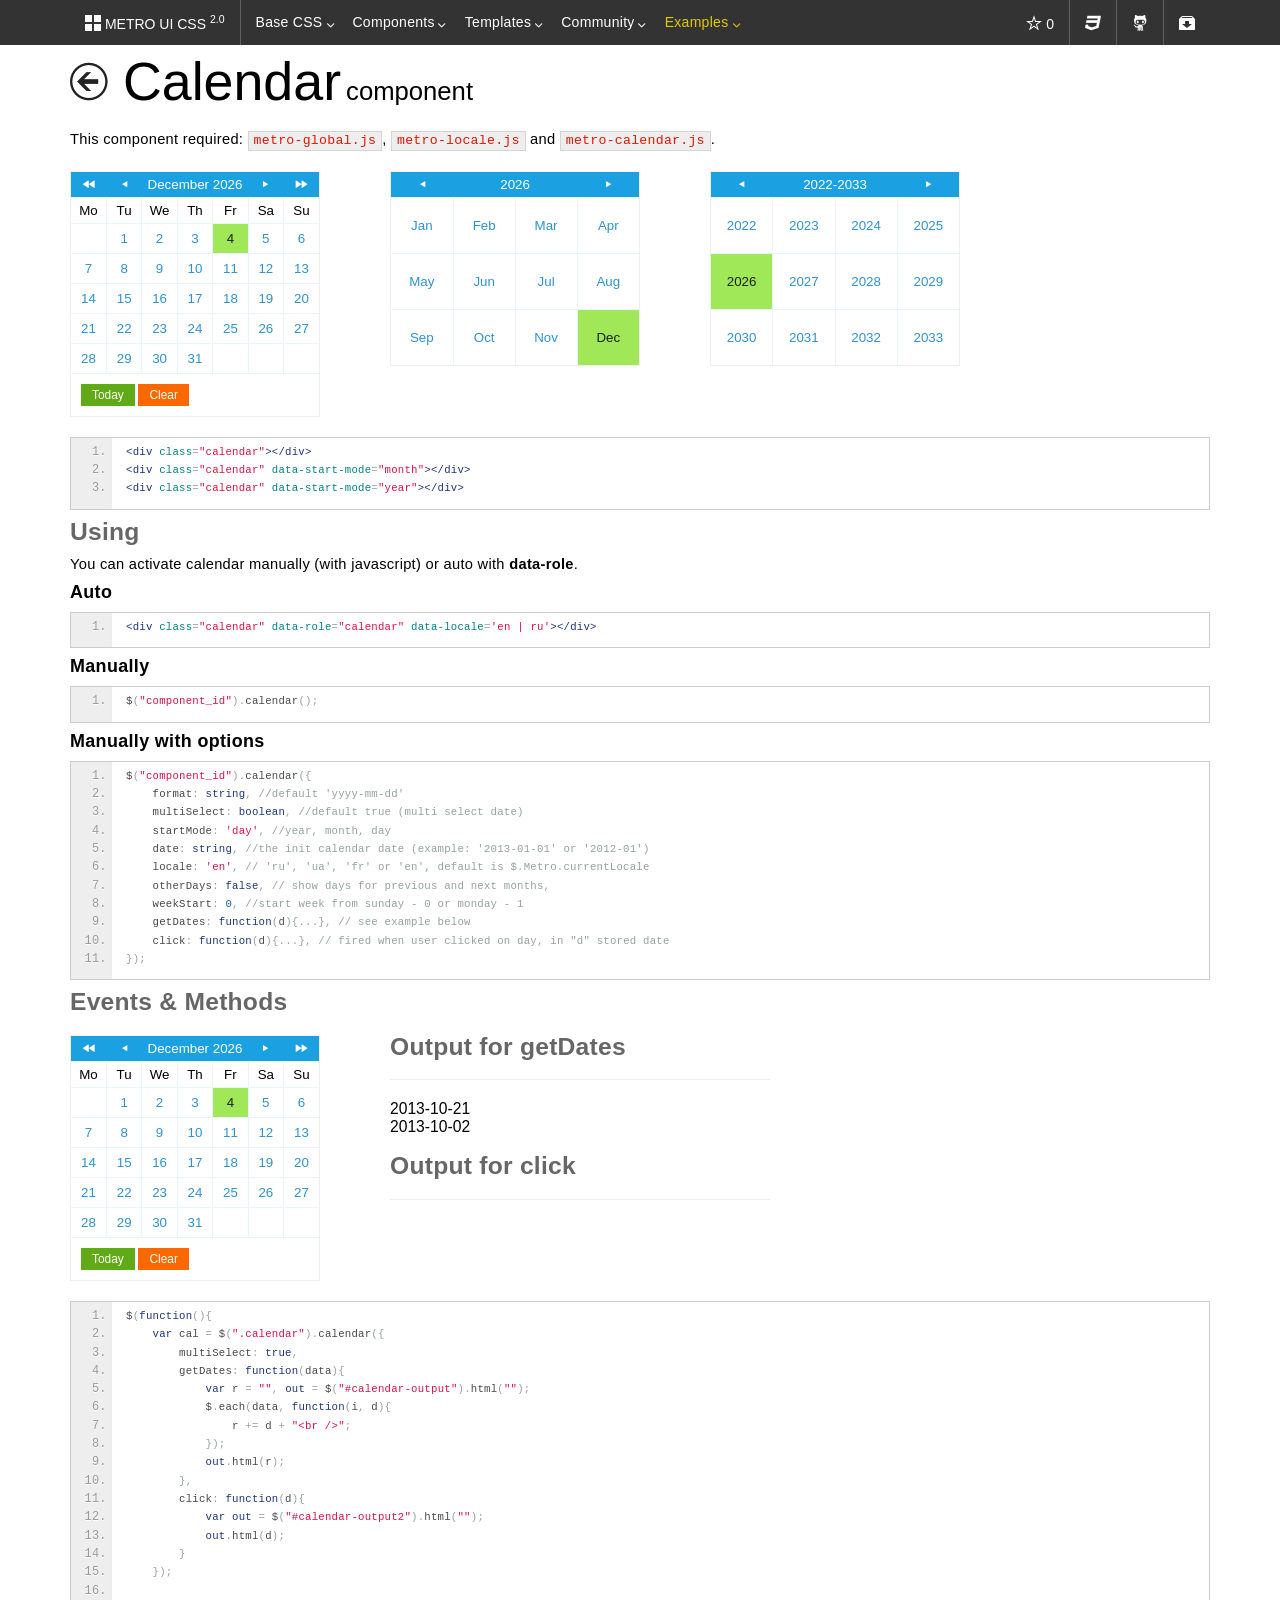
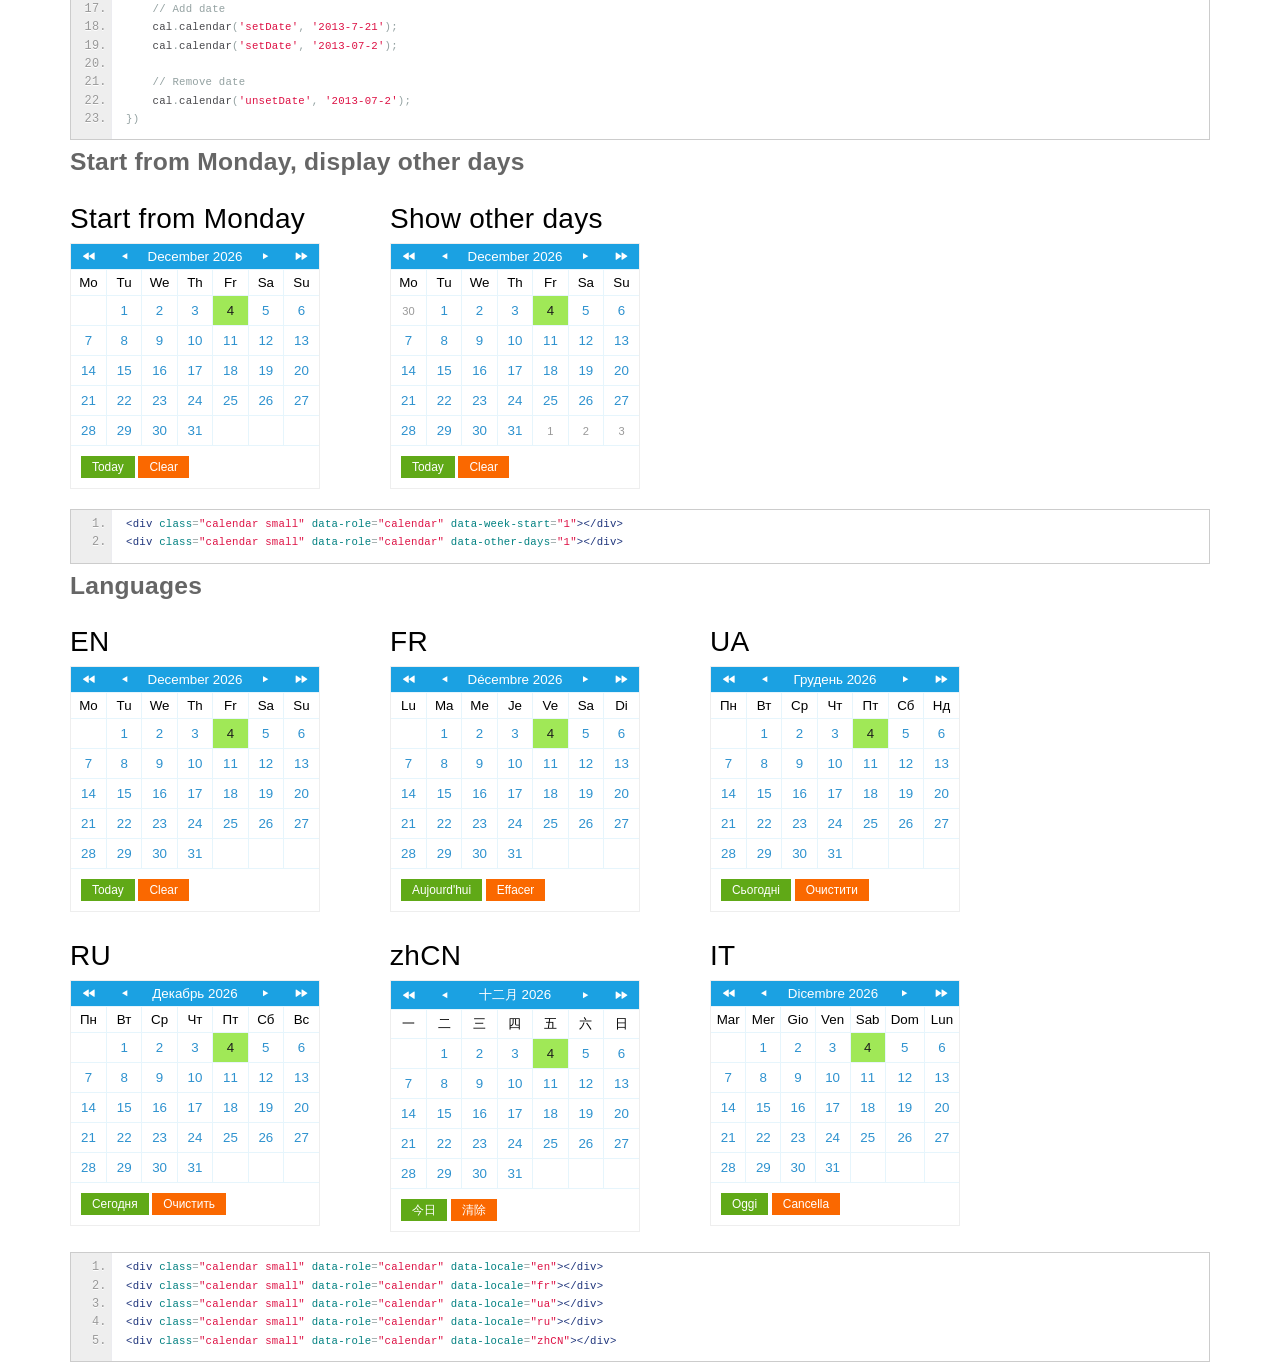
<file: mysite/static/metro/docs/calendar.html>
<!DOCTYPE html>
<html  lang="en">
<head>
    <meta charset="utf-8">
    <meta name="viewport" content="width=device-width, initial-scale=1.0, maximum-scale=1.0, user-scalable=no">

    <meta name="product" content="Metro UI CSS Framework">
    <meta name="description" content="Simple responsive css framework">
    <meta name="author" content="Sergey S. Pimenov, Ukraine, Kiev">

    <link href="css/metro-bootstrap.css" rel="stylesheet">
    <link href="css/metro-bootstrap-responsive.css" rel="stylesheet">
    <link href="css/iconFont.css" rel="stylesheet">
    <link href="css/docs.css" rel="stylesheet">
    <link href="js/prettify/prettify.css" rel="stylesheet">

    <!-- Load JavaScript Libraries -->
    <script src="js/jquery/jquery.min.js"></script>
    <script src="js/jquery/jquery.widget.min.js"></script>
    <script src="js/jquery/jquery.mousewheel.js"></script>
    <script src="js/prettify/prettify.js"></script>

    <!-- Metro UI CSS JavaScript plugins -->
    <script src="js/load-metro.js"></script>

    <!-- Local JavaScript -->
    <script src="js/docs.js"></script>
    <script src="js/github.info.js"></script>

    <script>
        METRO_LOCALE = 'en';
        METRO_WEEK_START = 1;
    </script>

    <title>Metro UI CSS : Metro Bootstrap CSS Library</title>
</head>
<body class="metro">
    <header class="bg-dark" data-load="header.html"></header>

    <div class="container">
                <h1>
                    <a href="/"><i class="icon-arrow-left-3 fg-darker smaller"></i></a>
                    Calendar<small class="on-right">component</small>
                </h1>

                <p>
                    This component required: <code>metro-global.js</code>, <code>metro-locale.js</code> and <code>metro-calendar.js</code>.
                </p>

                <div class="example1">
                    <div class="grid">
                        <div class="row">
                            <div class="span4"><div class="calendar small" data-role="calendar" ></div></div>
                            <div class="span4"><div class="calendar small" data-role="calendar" data-start-mode="month"></div></div>
                            <div class="span4"><div class="calendar small" data-role="calendar" data-start-mode="year"></div></div>
                        </div>
                    </div>
                </div>
<pre class="prettyprint linenums">
&lt;div class="calendar"&gt;&lt;/div&gt;
&lt;div class="calendar" data-start-mode="month"&gt;&lt;/div&gt;
&lt;div class="calendar" data-start-mode="year"&gt;&lt;/div&gt;
</pre>


                <h3>Using</h3>
                <p>
                    You can activate calendar manually (with javascript) or auto with <strong>data-role</strong>.
                </p>
                <h4>Auto</h4>
<pre class="prettyprint linenums">
&lt;div class="calendar" data-role="calendar" data-locale='en | ru'&gt;&lt;/div&gt;
</pre>
                <h4>Manually</h4>
<pre class="prettyprint linenums">
$("component_id").calendar();
</pre>

                <h4>Manually with options</h4>
<pre class="prettyprint linenums">
$("component_id").calendar({
    format: string, //default 'yyyy-mm-dd'
    multiSelect: boolean, //default true (multi select date)
    startMode: 'day', //year, month, day
    date: string, //the init calendar date (example: '2013-01-01' or '2012-01')
    locale: 'en', // 'ru', 'ua', 'fr' or 'en', default is $.Metro.currentLocale
    otherDays: false, // show days for previous and next months,
    weekStart: 0, //start week from sunday - 0 or monday - 1
    getDates: function(d){...}, // see example below
    click: function(d){...}, // fired when user clicked on day, in "d" stored date
});
</pre>

                <h3>Events &amp; Methods</h3>
                <div class="example1">
                    <div class="grid">
                        <div class="row">
                            <div class="span4">
                                <div class="calendar" id="cal-events"></div>
                            </div>
                            <div class="span5">
                                <h3 class="no-margin">Output for getDates</h3>
                                <hr />
                                <div id="calendar-output"></div>

                                <br />
                                <h3 class="no-margin">Output for click</h3>
                                <hr />
                                <div id="calendar-output2"></div>
                            </div>
                        </div>
                    </div>
                    <script>
                        $(function(){
                            var cal = $("#cal-events").calendar({
                                multiSelect: true,
                                getDates: function(data){
                                    var r = "", out = $("#calendar-output").html("");
                                    $.each(data, function(i, d){
                                        r += d + "<br />";
                                    });

                                    out.html(r);
                                },

                                click: function(d){
                                    var out = $("#calendar-output2").html("");
                                    out.html(d);
                                }


                            });

                            cal.calendar('setDate', '2013-10-21');
                            cal.calendar('setDate', '2013-10-2');
                        })
                    </script>
                </div>
<pre class="prettyprint linenums">
$(function(){
    var cal = $(".calendar").calendar({
        multiSelect: true,
        getDates: function(data){
            var r = "", out = $("#calendar-output").html("");
            $.each(data, function(i, d){
                r += d + "&lt;br /&gt;";
            });
            out.html(r);
        },
        click: function(d){
            var out = $("#calendar-output2").html("");
            out.html(d);
        }
    });

    // Add date
    cal.calendar('setDate', '2013-7-21');
    cal.calendar('setDate', '2013-07-2');

    // Remove date
    cal.calendar('unsetDate', '2013-07-2');
})
</pre>
                <h3>Start from Monday, display other days</h3>
                <div class="example1">
                    <div class="grid ">
                        <div class="row">
                            <div class="span4"><h2>Start from Monday</h2><div class="calendar small" data-role="calendar" data-locale="en" data-week-start="1"></div></div>
                            <div class="span4"><h2>Show other days</h2><div class="calendar small" data-role="calendar" data-locale="en" data-other-days="1"></div></div>
                        </div>
                    </div>
                </div>
<pre class="prettyprint linenums">
&lt;div class="calendar small" data-role="calendar" data-week-start="1"&gt;&lt;/div&gt;
&lt;div class="calendar small" data-role="calendar" data-other-days="1"&gt;&lt;/div&gt;
</pre>

                <h3>Languages</h3>
                <div class="example1">
                    <div class="grid ">
                        <div class="row">
                            <div class="span4"><h2>EN</h2><div class="calendar small" data-role="calendar" data-locale="en"></div></div>
                            <div class="span4"><h2>FR</h2><div class="calendar small" data-role="calendar" data-locale="fr"></div></div>
                            <div class="span4"><h2>UA</h2><div class="calendar small" data-role="calendar" data-locale="ua"></div></div>
                        </div>
                        <div class="row">
                            <div class="span4"><h2>RU</h2><div class="calendar small" data-role="calendar" data-locale="ru"></div></div>
                            <div class="span4"><h2>zhCN</h2><div class="calendar small" data-role="calendar" data-locale="zhCN"></div></div>
                            <div class="span4"><h2>IT</h2><div class="calendar small" data-role="calendar" data-locale="it"></div></div>
                        </div>
                    </div>
                </div>
<pre class="prettyprint linenums">
&lt;div class="calendar small" data-role="calendar" data-locale="en"&gt;&lt;/div&gt;
&lt;div class="calendar small" data-role="calendar" data-locale="fr"&gt;&lt;/div&gt;
&lt;div class="calendar small" data-role="calendar" data-locale="ua"&gt;&lt;/div&gt;
&lt;div class="calendar small" data-role="calendar" data-locale="ru"&gt;&lt;/div&gt;
&lt;div class="calendar small" data-role="calendar" data-locale="zhCN"&gt;&lt;/div&gt;
</pre>


    </div>

    <script src="js/hitua.js"></script>

</body>
</html>
</file>
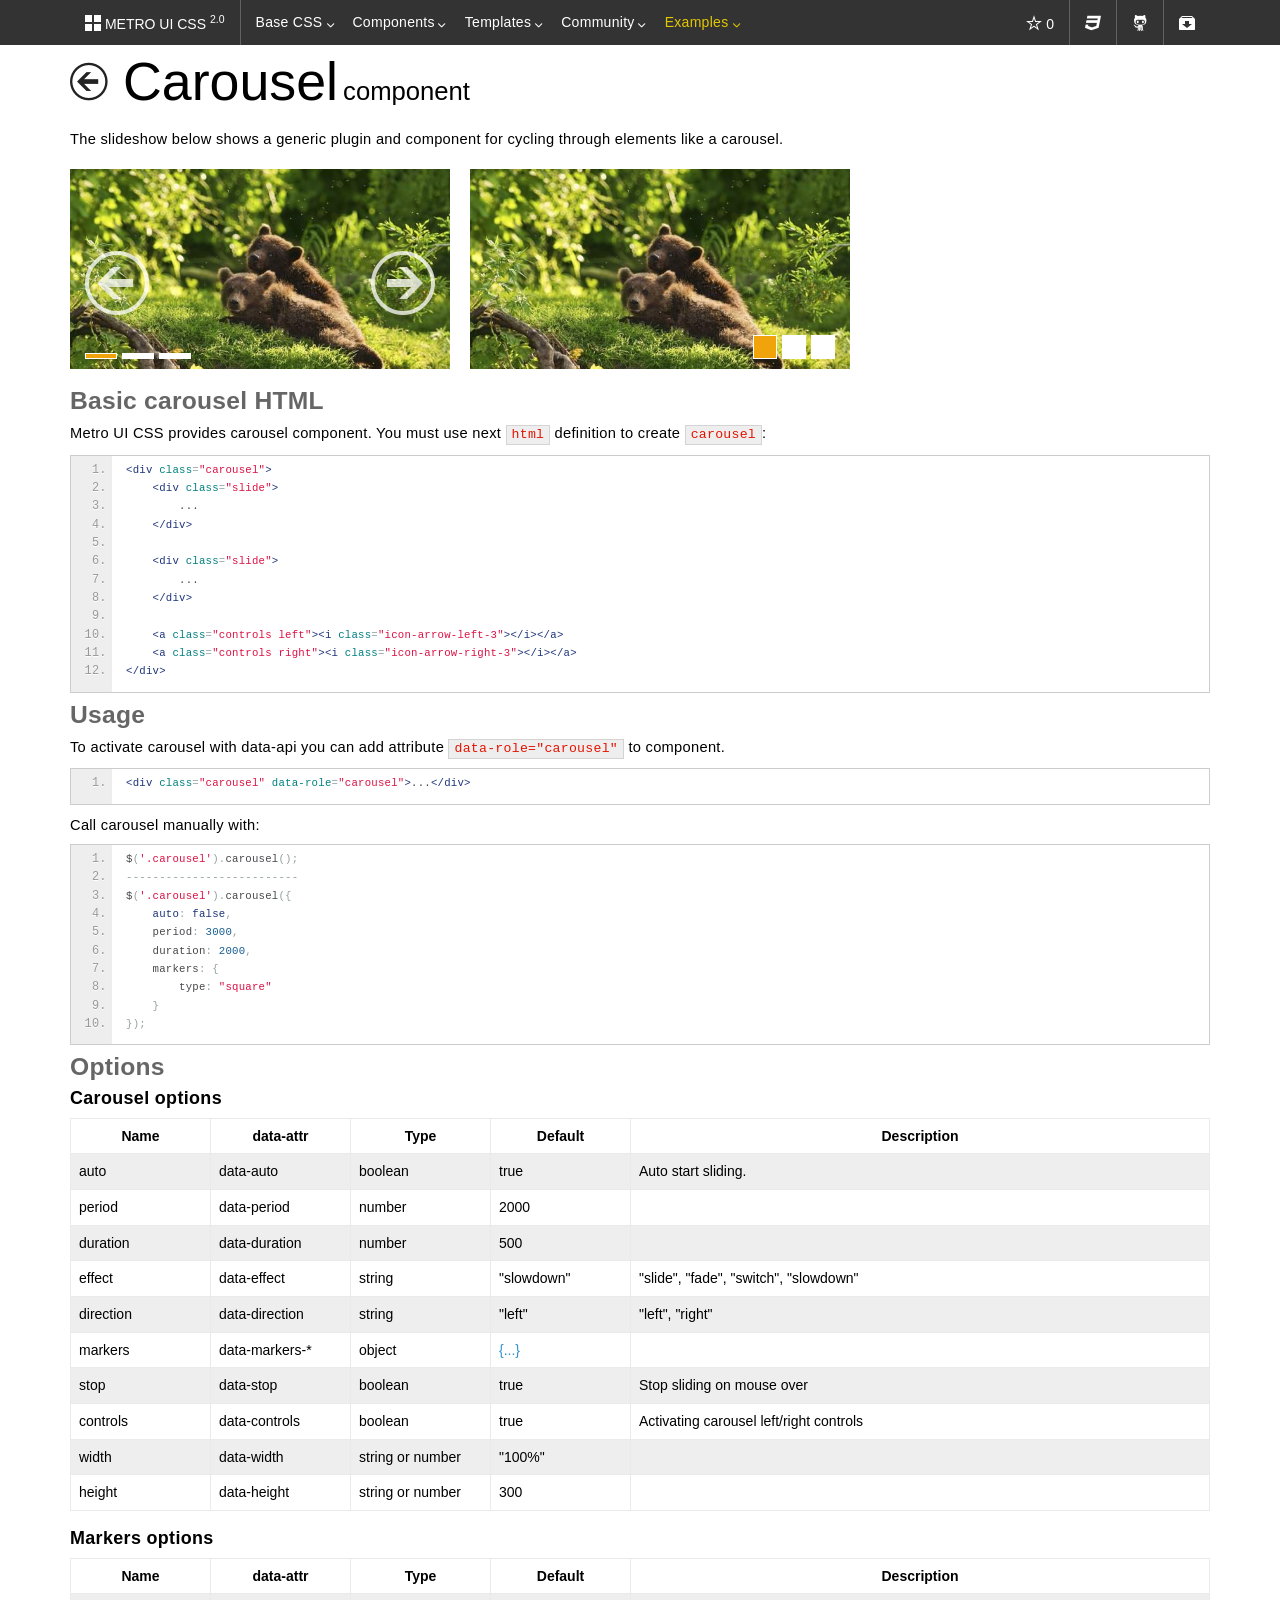
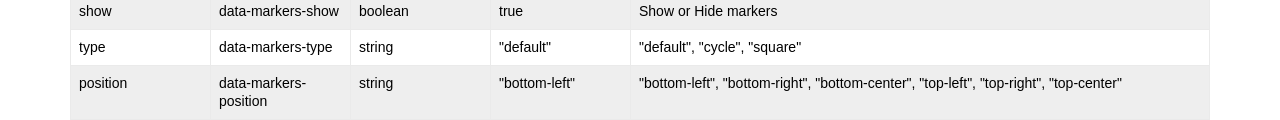
<file: mysite/static/metro/docs/carousel.html>
<!DOCTYPE html>
<html>
<head>
    <meta charset="utf-8">
    <meta name="viewport" content="width=device-width, initial-scale=1.0, maximum-scale=1.0, user-scalable=no">
    <meta name="product" content="Metro UI CSS Framework">
    <meta name="description" content="Simple responsive css framework">
    <meta name="author" content="Sergey S. Pimenov, Ukraine, Kiev">

    <link href="css/metro-bootstrap.css" rel="stylesheet">
    <link href="css/metro-bootstrap-responsive.css" rel="stylesheet">
    <link href="css/iconFont.css" rel="stylesheet">
    <link href="css/docs.css" rel="stylesheet">
    <link href="js/prettify/prettify.css" rel="stylesheet">


    <!-- Load JavaScript Libraries -->
    <script src="js/jquery/jquery.min.js"></script>
    <script src="js/jquery/jquery.widget.min.js"></script>
    <script src="js/jquery/jquery.mousewheel.js"></script>
    <script src="js/prettify/prettify.js"></script>

    <!-- Metro UI CSS JavaScript plugins -->
    <script src="js/load-metro.js"></script>

    <!-- Local JavaScript -->
    <script src="js/docs.js"></script>
    <script src="js/github.info.js"></script>

    <title>Metro UI CSS : Metro Bootstrap CSS Library</title>
</head>
<body class="metro">
    <header class="bg-dark" data-load="header.html"></header>

    <div class="container">
                <h1>
                    <a href="/"><i class="icon-arrow-left-3 fg-darker smaller"></i></a>
                    Carousel<small class="on-right">component</small>
                </h1>

                <p class="description">
                    The slideshow below shows a generic plugin and component for cycling through elements like a carousel.
                </p>

                    <div class="grid">
                        <div class="row">
                            <div class="span5">
                                <div class="carousel" id="carousel1">
                                    <div class="slide">
                                        <img src="images/1.jpg" class="cover1" />
                                    </div>

                                    <div class="slide">
                                        <img src="images/2.jpg" class="cover1" />
                                    </div>

                                    <div class="slide">
                                        <img src="images/3.jpg" class="cover1"/>
                                    </div>

                                    <a class="controls left"><i class="icon-arrow-left-3"></i></a>
                                    <a class="controls right"><i class="icon-arrow-right-3"></i></a>
                                </div>
                                <script>
                                    $(function(){
                                        $("#carousel1").carousel({
                                            height: 200
                                        });
                                    })
                                </script>
                            </div>
                            <div class="span5">
                                <div class="carousel" id="carousel2">
                                    <div class="slide">
                                        <img src="images/1.jpg" class="cover1" />
                                    </div>

                                    <div class="slide">
                                        <img src="images/2.jpg" class="cover1" />
                                    </div>

                                    <div class="slide">
                                        <img src="images/3.jpg" class="cover1"/>
                                    </div>
                                </div>
                                <script>
                                    $(function(){
                                        $("#carousel2").carousel({
                                            height: 200,
                                            effect: 'fade',
                                            markers: {
                                                show: true,
                                                type: 'square',
                                                position: 'bottom-right'
                                            }
                                        });
                                    })
                                </script>
                            </div>
                        </div>
                    </div>


                <h3 id="_basic">Basic carousel HTML</h3>
                <p class="description">
                    Metro UI CSS provides carousel component. You must use next <code>html</code> definition to create <code>carousel</code>:
                </p>
<pre class="prettyprint linenums">
&lt;div class="carousel"&gt;
    &lt;div class="slide"&gt;
        ...
    &lt;/div&gt;

    &lt;div class="slide"&gt;
        ...
    &lt;/div&gt;

    &lt;a class="controls left"&gt;&lt;i class="icon-arrow-left-3"&gt;&lt;/i&gt;&lt;/a&gt;
    &lt;a class="controls right"&gt;&lt;i class="icon-arrow-right-3"&gt;&lt;/i&gt;&lt;/a&gt;
&lt;/div&gt;
</pre>

                <h3 id="_usage">Usage</h3>
                <p class="description">
                    To activate carousel with data-api you can add attribute <code>data-role="carousel"</code> to component.
                </p>
<pre class="prettyprint linenums">
&lt;div class="carousel" data-role="carousel"&gt;...&lt;/div&gt;
</pre>

                <p class="description">
                    Call carousel manually with:
                </p>
<pre class="prettyprint linenums">
$('.carousel').carousel();
--------------------------
$('.carousel').carousel({
    auto: false,
    period: 3000,
    duration: 2000,
    markers: {
        type: "square"
    }
});
</pre>

                <h3 id="_options">Options</h3>
                <h4>Carousel options</h4>
                <table class="table striped bordered">
                    <thead>
                    <tr>
                        <th class="span2">Name</th>
                        <th class="span2">data-attr</th>
                        <th class="span2">Type</th>
                        <th class="span2">Default</th>
                        <th>Description</th>
                    </tr>
                    </thead>
                    <tbody>
                    <tr>
                        <td>auto</td>
                        <td>data-auto</td>
                        <td>boolean</td>
                        <td>true</td>
                        <td>Auto start sliding.</td>
                    </tr>
                    <tr>
                        <td>period</td>
                        <td>data-period</td>
                        <td>number</td>
                        <td>2000</td>
                        <td></td>
                    </tr>
                    <tr>
                        <td>duration</td>
                        <td>data-duration</td>
                        <td>number</td>
                        <td>500</td>
                        <td></td>
                    </tr>
                    <tr>
                        <td>effect</td>
                        <td>data-effect</td>
                        <td>string</td>
                        <td>"slowdown"</td>
                        <td>"slide", "fade", "switch", "slowdown"</td>
                    </tr>
                    <tr>
                        <td>direction</td>
                        <td>data-direction</td>
                        <td>string</td>
                        <td>"left"</td>
                        <td>"left", "right"</td>
                    </tr>
                    <tr>
                        <td>markers</td>
                        <td>data-markers-*</td>
                        <td>object</td>
                        <td><a href="#_options-markers">{...}</a></td>
                        <td></td>
                    </tr>
                    <tr>
                        <td>stop</td>
                        <td>data-stop</td>
                        <td>boolean</td>
                        <td>true</td>
                        <td>Stop sliding on mouse over</td>
                    </tr>
                    <tr>
                        <td>controls</td>
                        <td>data-controls</td>
                        <td>boolean</td>
                        <td>true</td>
                        <td>Activating carousel left/right controls</td>
                    </tr>
                    <tr>
                        <td>width</td>
                        <td>data-width</td>
                        <td>string or number</td>
                        <td>"100%"</td>
                        <td></td>
                    </tr>
                    <tr>
                        <td>height</td>
                        <td>data-height</td>
                        <td>string or number</td>
                        <td>300</td>
                        <td></td>
                    </tr>
                    </tbody>
                </table>
                <h4 id="_options-markers">Markers options</h4>
                <table class="table striped bordered">
                    <thead>
                    <tr>
                        <th class="span2">Name</th>
                        <th class="span2">data-attr</th>
                        <th class="span2">Type</th>
                        <th class="span2">Default</th>
                        <th>Description</th>
                    </tr>
                    </thead>
                    <tbody>
                    <tr>
                        <td>show</td>
                        <td>data-markers-show</td>
                        <td>boolean</td>
                        <td>true</td>
                        <td>Show or Hide markers</td>
                    </tr>
                    <tr>
                        <td>type</td>
                        <td>data-markers-type</td>
                        <td>string</td>
                        <td>"default"</td>
                        <td>"default", "cycle", "square"</td>
                    </tr>
                    <tr>
                        <td>position</td>
                        <td>data-markers-position</td>
                        <td>string</td>
                        <td>"bottom-left"</td>
                        <td>"bottom-left", "bottom-right", "bottom-center", "top-left", "top-right", "top-center"</td>
                    </tr>
                    </tbody>
                </table>

    </div>

    <script src="js/hitua.js"></script>

</body>
</html>
</file>
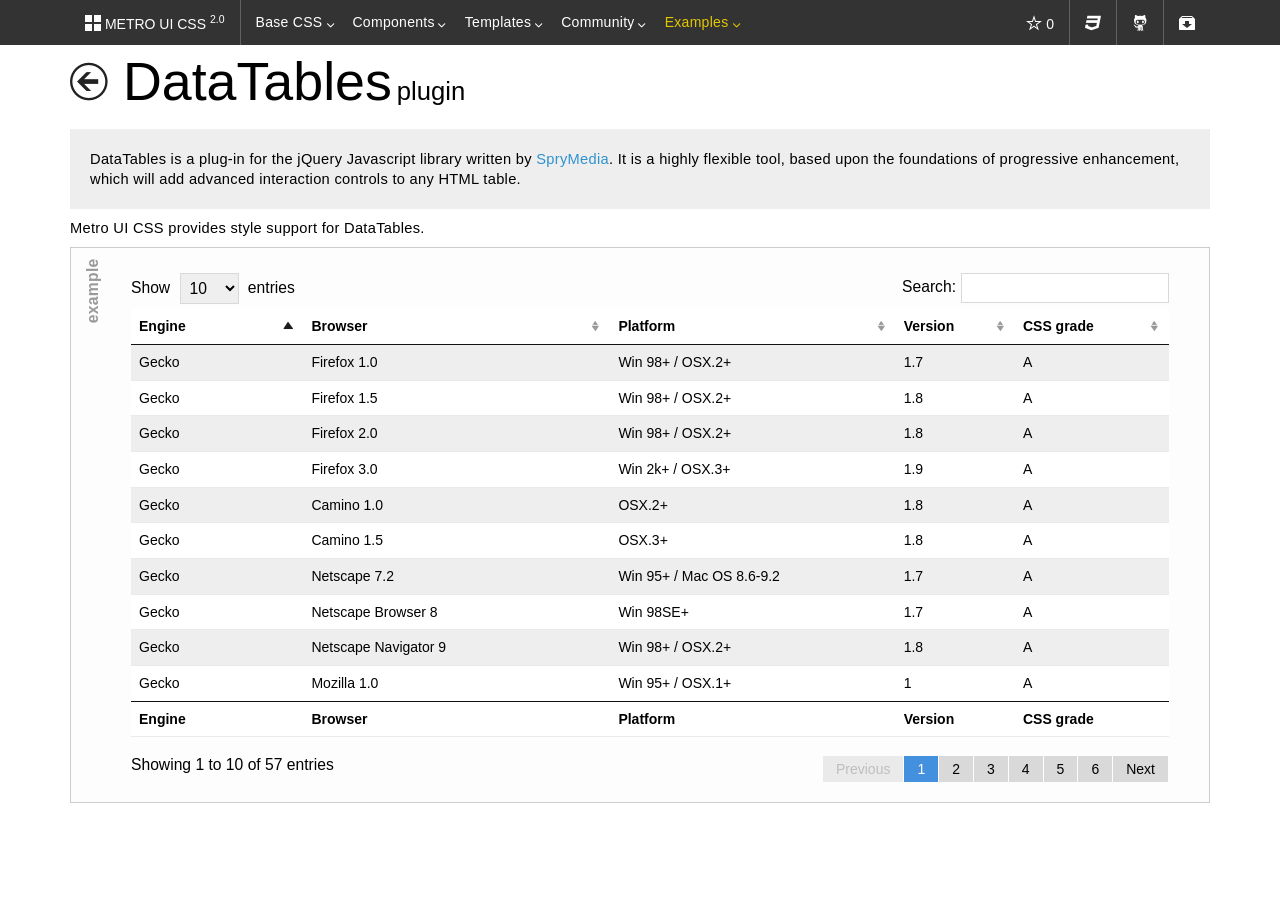
<file: mysite/static/metro/docs/dataTables.html>
<!DOCTYPE html>
<html>
<head>
    <meta charset="utf-8">
    <meta name="viewport" content="width=device-width, initial-scale=1.0, maximum-scale=1.0, user-scalable=no">
    <meta name="product" content="Metro UI CSS Framework">
    <meta name="description" content="Simple responsive css framework">
    <meta name="author" content="Sergey S. Pimenov, Ukraine, Kiev">

    <link href="css/metro-bootstrap.css" rel="stylesheet">
    <link href="css/metro-bootstrap-responsive.css" rel="stylesheet">
    <link href="css/iconFont.css" rel="stylesheet">
    <link href="css/docs.css" rel="stylesheet">
    <link href="js/prettify/prettify.css" rel="stylesheet">

    <!-- Load JavaScript Libraries -->
    <script src="js/jquery/jquery.min.js"></script>
    <script src="js/jquery/jquery.widget.min.js"></script>
    <script src="js/jquery/jquery.mousewheel.js"></script>
    <script src="js/jquery/jquery.dataTables.js"></script>
    <script src="js/prettify/prettify.js"></script>

    <!-- Metro UI CSS JavaScript plugins -->
    <script src="js/load-metro.js"></script>

    <!-- Local JavaScript -->
    <script src="js/docs.js"></script>
    <script src="js/github.info.js"></script>

    <title>Metro UI CSS : Metro Bootstrap CSS Library</title>
</head>
<body class="metro">
    <header class="bg-dark" data-load="header.html"></header>
    <div class="container">
        <h1>
            <a href="/"><i class="icon-arrow-left-3 fg-darker smaller"></i></a>
            DataTables<small class="on-right">plugin</small>
        </h1>

        <p class="padding20 bg-grayLighter">
            DataTables is a plug-in for the jQuery Javascript library written by <a href="http://www.sprymedia.co.uk/">SpryMedia</a>. It is a highly flexible tool, based upon the foundations of progressive enhancement, which will add advanced interaction controls to any HTML table.
        </p>

        <p class="description">
            Metro UI CSS provides style support for DataTables.
        </p>

        <div class="example">
            <table class="table striped hovered dataTable" id="dataTables-1">
                <thead>
                <tr>
                    <th class="text-left">Engine</th>
                    <th class="text-left">Browser</th>
                    <th class="text-left">Platform</th>
                    <th class="text-left">Version</th>
                    <th class="text-left">CSS grade</th>
                </tr>
                </thead>

                <tbody>
                </tbody>

                <tfoot>
                <tr>
                    <th class="text-left">Engine</th>
                    <th class="text-left">Browser</th>
                    <th class="text-left">Platform</th>
                    <th class="text-left">Version</th>
                    <th class="text-left">CSS grade</th>
                </tr>
                </tfoot>
            </table>

            <script>
                $(function(){
                    $('#dataTables-1').dataTable( {
                        "bProcessing": true,
                        "sAjaxSource": "data/dataTables-objects.txt",
                        "aoColumns": [
                            { "mData": "engine" },
                            { "mData": "browser" },
                            { "mData": "platform" },
                            { "mData": "version" },
                            { "mData": "grade" }
                        ]
                    } );
                });
            </script>
        </div>
    </div>

    <script src="js/hitua.js"></script>

</body>
</html>
</file>
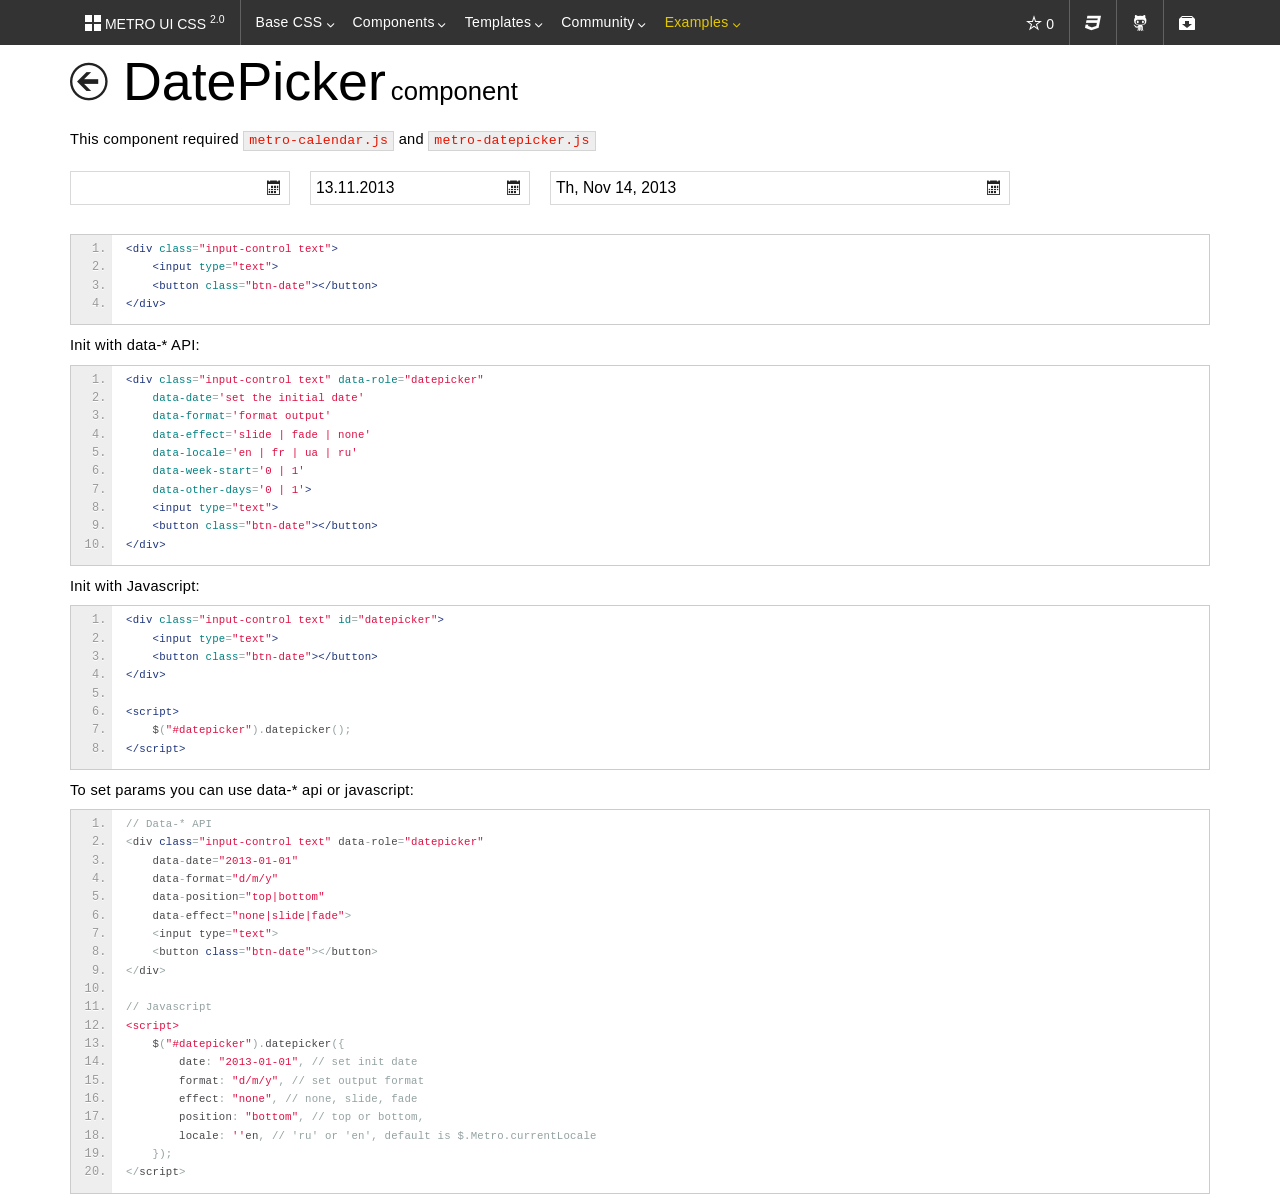
<file: mysite/static/metro/docs/datepicker.html>
<!DOCTYPE html>
<html>
<head>
    <meta charset="utf-8">
    <meta name="viewport" content="width=device-width, initial-scale=1.0, maximum-scale=1.0, user-scalable=no">
    <meta name="product" content="Metro UI CSS Framework">
    <meta name="description" content="Simple responsive css framework">
    <meta name="author" content="Sergey S. Pimenov, Ukraine, Kiev">

    <link href="css/metro-bootstrap.css" rel="stylesheet">
    <link href="css/metro-bootstrap-responsive.css" rel="stylesheet">
    <link href="css/iconFont.css" rel="stylesheet">
    <link href="css/docs.css" rel="stylesheet">
    <link href="js/prettify/prettify.css" rel="stylesheet">

    <!-- Load JavaScript Libraries -->
    <script src="js/jquery/jquery.min.js"></script>
    <script src="js/jquery/jquery.widget.min.js"></script>
    <script src="js/jquery/jquery.mousewheel.js"></script>
    <script src="js/prettify/prettify.js"></script>

    <!-- Metro UI CSS JavaScript plugins -->
    <script>
        //METRO_LOCALE = 'en';
    </script>
    <script src="js/load-metro.js"></script>

    <!-- Local JavaScript -->
    <script src="js/docs.js"></script>
    <script src="js/github.info.js"></script>

    <title>Metro UI CSS : Metro Bootstrap CSS Library</title>
</head>
<body class="metro">
    <header class="bg-dark" data-load="header.html"></header>

    <div class="container">
                <h1>
                    <a href="/"><i class="icon-arrow-left-3 fg-darker smaller"></i></a>
                    DatePicker<small class="on-right">component</small>
                </h1>


                <p>
                    This component required <code>metro-calendar.js</code> and <code>metro-datepicker.js</code>
                </p>
                <div class="example1">

                    <div class="grid ">
                        <div class="row">
                            <div class="span3">
                                <div class="input-control text" data-role="datepicker" data-week-start="1">
                                    <input type="text">
                                    <button class="btn-date"></button>
                                </div>
                            </div>
                            <div class="span3">
                                <div class="input-control text" data-role="datepicker" data-date="2013-11-13" data-effect="slide" data-other-days="1">
                                    <input type="text">
                                    <button class="btn-date"></button>
                                </div>
                            </div>
                            <div class="span6">
                                <div class="input-control text" data-role="datepicker" data-date="2013-11-14" data-format="dddd, mmmm d, yyyy" data-effect="fade">
                                    <input type="text">
                                    <button class="btn-date"></button>
                                </div>
                            </div>
                        </div>
                    </div>

                </div>
<pre class="prettyprint linenums">
&lt;div class="input-control text"&gt;
    &lt;input type="text"&gt;
    &lt;button class="btn-date"&gt;&lt;/button&gt;
&lt;/div&gt;
</pre>
                <p>
                    Init with data-* API:
                </p>
<pre class="prettyprint linenums">
&lt;div class="input-control text" data-role="datepicker"
    data-date='set the initial date'
    data-format='format output'
    data-effect='slide | fade | none'
    data-locale='en | fr | ua | ru'
    data-week-start='0 | 1'
    data-other-days='0 | 1'&gt;
    &lt;input type="text"&gt;
    &lt;button class="btn-date"&gt;&lt;/button&gt;
&lt;/div&gt;
</pre>
                <p>
                    Init with Javascript:
                </p>
<pre class="prettyprint linenums">
&lt;div class="input-control text" id="datepicker"&gt;
    &lt;input type="text"&gt;
    &lt;button class="btn-date"&gt;&lt;/button&gt;
&lt;/div&gt;

&lt;script&gt;
    $("#datepicker").datepicker();
&lt;/script&gt;
</pre>

                <p>To set params you can use data-* api or javascript:</p>
<pre class="prettyprint linenums">
// Data-* API
&lt;div class="input-control text" data-role="datepicker"
    data-date="2013-01-01"
    data-format="d/m/y"
    data-position="top|bottom"
    data-effect="none|slide|fade"&gt;
    &lt;input type="text"&gt;
    &lt;button class="btn-date"&gt;&lt;/button&gt;
&lt;/div&gt;

// Javascript
&lt;script&gt;
    $("#datepicker").datepicker({
        date: "2013-01-01", // set init date
        format: "d/m/y", // set output format
        effect: "none", // none, slide, fade
        position: "bottom", // top or bottom,
        locale: ''en, // 'ru' or 'en', default is $.Metro.currentLocale
    });
&lt;/script&gt;
</pre>

    </div>

    <script src="js/hitua.js"></script>

</body>
</html>
</file>
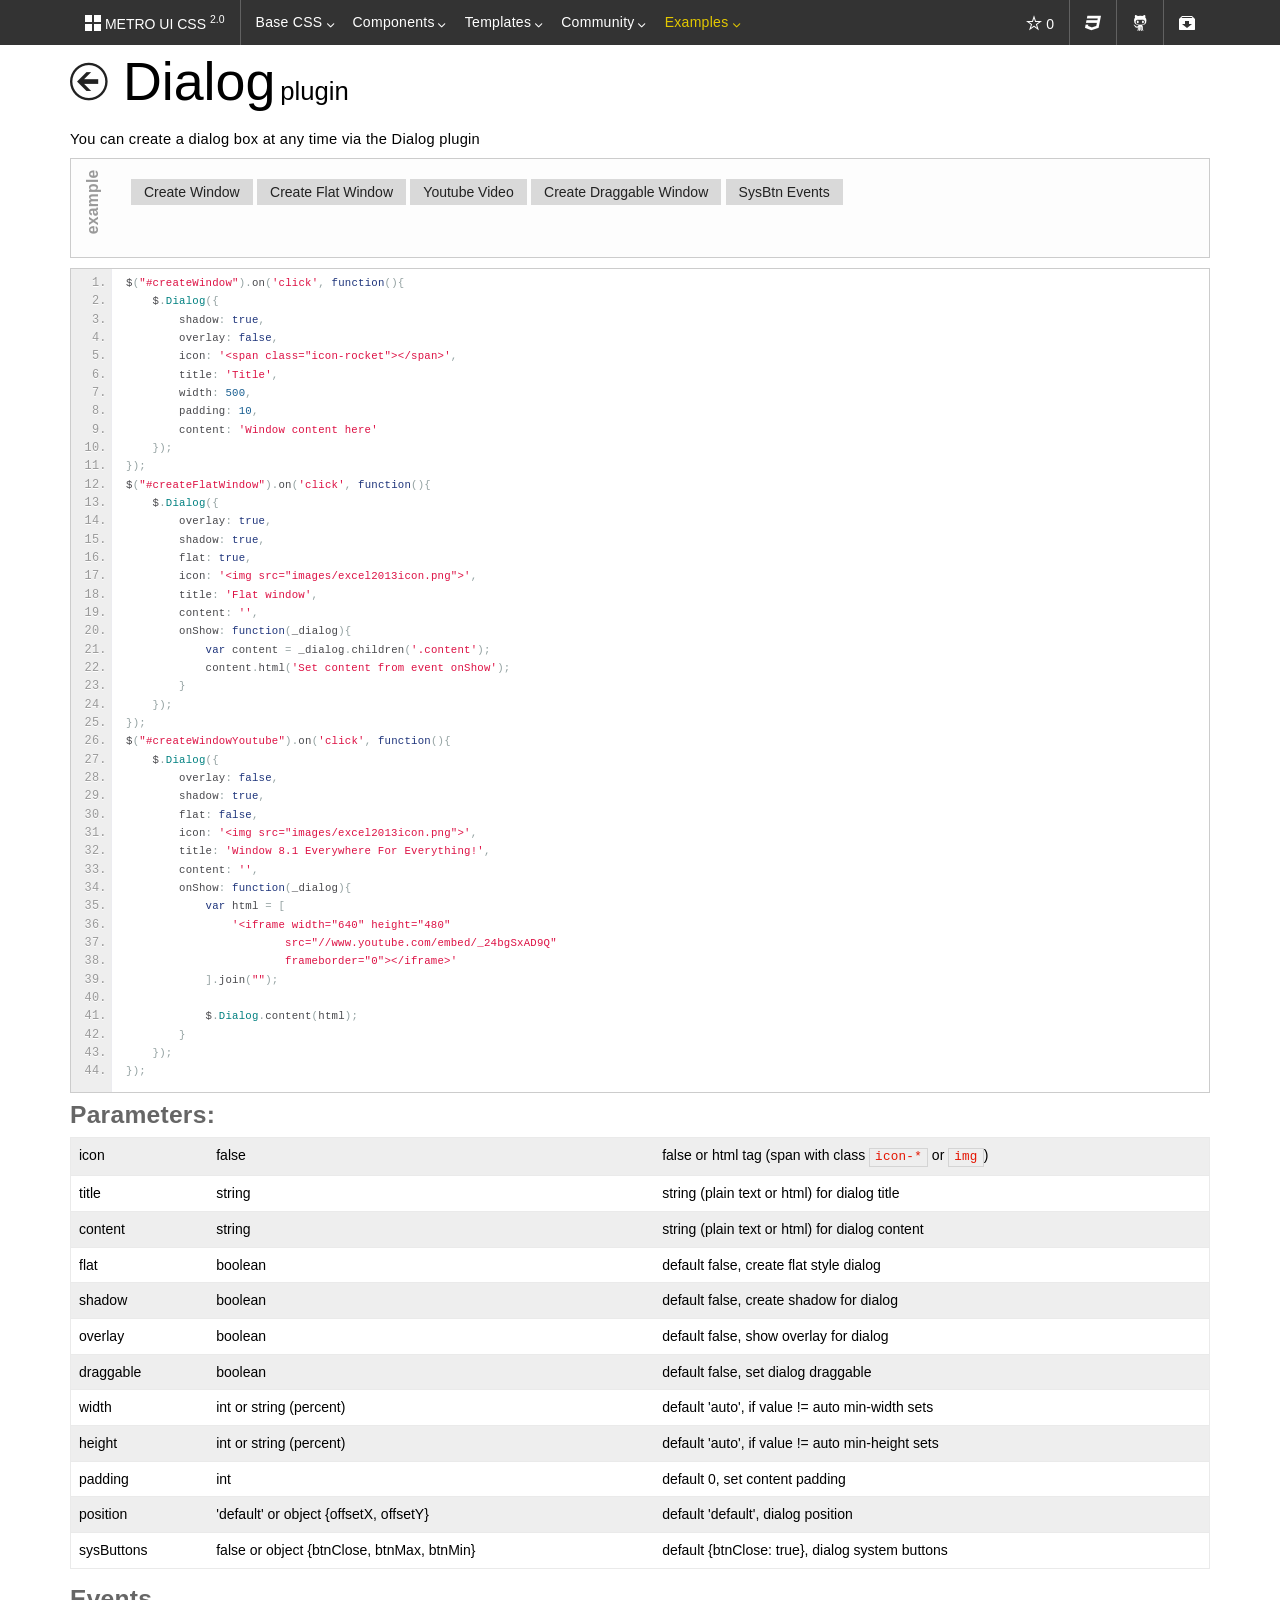
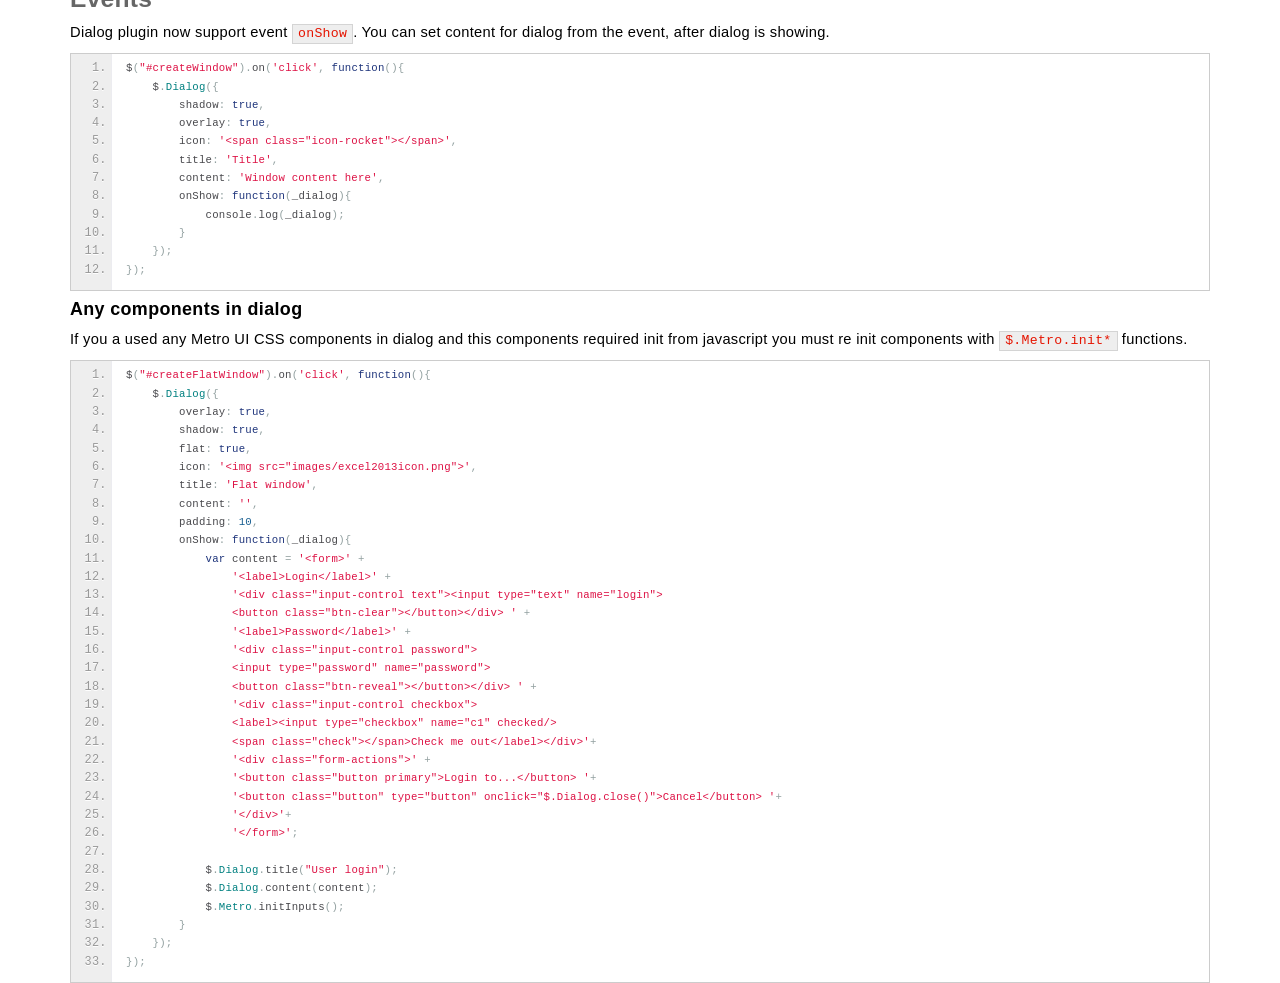
<file: mysite/static/metro/docs/dialog.html>
<!DOCTYPE html>
<html>
<head>
    <meta charset="utf-8">
    <meta name="viewport" content="width=device-width, initial-scale=1.0, maximum-scale=1.0, user-scalable=no">
    <meta name="product" content="Metro UI CSS Framework">
    <meta name="description" content="Simple responsive css framework">
    <meta name="author" content="Sergey S. Pimenov, Ukraine, Kiev">

    <link href="css/metro-bootstrap.css" rel="stylesheet">
    <link href="css/metro-bootstrap-responsive.css" rel="stylesheet">
    <link href="css/iconFont.css" rel="stylesheet">
    <link href="css/docs.css" rel="stylesheet">
    <link href="js/prettify/prettify.css" rel="stylesheet">

    <!-- Load JavaScript Libraries -->
    <script src="js/jquery/jquery.min.js"></script>
    <script src="js/jquery/jquery.widget.min.js"></script>
    <script src="js/jquery/jquery.mousewheel.js"></script>
    <script src="js/prettify/prettify.js"></script>

    <!-- Metro UI CSS JavaScript plugins -->
    <script src="js/load-metro.js"></script>

    <!-- Local JavaScript -->
    <script src="js/docs.js"></script>
    <script src="js/github.info.js"></script>

    <title>Metro UI CSS : Metro Bootstrap CSS Library</title>
</head>
<body class="metro">
    <header class="bg-dark" data-load="header.html"></header>
    <div class="container">
                <h1>
                    <a href="/"><i class="icon-arrow-left-3 fg-darker smaller"></i></a>
                    Dialog<small class="on-right">plugin</small>
                </h1>

                <p class="description">
                    You can create a dialog box at any time via the Dialog plugin
                </p>
                <div class="example">
                    <button class="button" id="createWindow">Create Window</button>
                    <button class="button" id="createFlatWindow">Create Flat Window</button>
                    <button class="button" id="createWindowYoutube">Youtube Video</button>
                    <button class="button" id="createWindowDraggable">Create Draggable Window</button>
                    <button class="button" id="createSysEventsWindow">SysBtn Events</button>
                </div>
                <script>
                    $(function(){
                        $("#createSysEventsWindow").on('click', function(){
                            $.Dialog({
                                shadow: true,
                                overlay: false,
                                icon: '',
                                title: 'Title',
                                width: 500,
                                padding: 10,
                                content: 'Window content here',
                                draggable: true,
                                sysButtons: {
                                    btnMin: true,
                                    btnMax: true,
                                    btnClose: true
                                },
                                sysBtnCloseClick: function(e){
                                    alert('Close button click');
                                },
                                sysBtnMinClick: function(e){
                                    alert('Min button click');
                                },
                                sysBtnMaxClick: function(e){
                                    alert('Max button click');
                                }
                            });
                        });
                        $("#createWindow").on('click', function(){
                            $.Dialog({
                                shadow: true,
                                overlay: false,
                                icon: '<span class="icon-rocket"></span>',
                                title: 'Title',
                                width: 500,
                                padding: 10,
                                content: 'Window content here'
                            });
                        });
                        $("#createWindowDraggable").on('click', function(){
                            $.Dialog({
                                shadow: true,
                                overlay: false,
                                draggable: true,
                                icon: '<span class="icon-bus"></span>',
                                title: 'Draggable window',
                                width: 500,
                                padding: 10,
                                content: 'This Window is draggable by caption.',
                                onShow: function(){
                                    var content = '<form id="login-form-1">' +
                                            '<label>Login</label>' +
                                            '<div class="input-control text"><input type="text" name="login"><button class="btn-clear"></button></div>' +
                                            '<label>Password</label>'+
                                            '<div class="input-control password"><input type="password" name="password"><button class="btn-reveal"></button></div>' +
                                            '<div class="input-control checkbox"><label><input type="checkbox" name="c1" checked/><span class="check"></span>Check me out</label></div>'+
                                            '<div class="form-actions">' +
                                            '<button class="button primary">Login to...</button>&nbsp;'+
                                            '<button class="button" type="button" onclick="$.Dialog.close()">Cancel</button> '+
                                            '</div>'+
                                            '</form>';

                                    $.Dialog.title("User login");
                                    $.Dialog.content(content);
                                }

                            });
                        });
                        $("#createFlatWindow").on('click', function(){
                            $.Dialog({
                                overlay: true,
                                shadow: true,
                                flat: true,
                                draggable: true,
                                icon: '<img src="images/excel2013icon.png">',
                                title: 'Flat window',
                                content: '',
                                padding: 10,
                                onShow: function(_dialog){
                                    var content = '<form class="user-input">' +
                                            '<label>Login</label>' +
                                            '<div class="input-control text"><input type="text" name="login"><button class="btn-clear"></button></div>' +
                                            '<label>Password</label>'+
                                            '<div class="input-control password"><input type="password" name="password"><button class="btn-reveal"></button></div>' +
                                            '<div class="input-control checkbox"><label><input type="checkbox" name="c1" checked/><span class="check"></span>Check me out</label></div>'+
                                            '<div class="form-actions">' +
                                            '<button class="button primary">Login to...</button>&nbsp;'+
                                            '<button class="button" type="button" onclick="$.Dialog.close()">Cancel</button> '+
                                            '</div>'+
                                            '</form>';

                                    $.Dialog.title("User login");
                                    $.Dialog.content(content);
                                }
                            });
                        });
                        $("#createWindowYoutube").on('click', function(){
                            $.Dialog({
                                overlay: false,
                                shadow: true,
                                flat: false,
                                icon: '<img src="images/excel2013icon.png">',
                                title: 'Window 8.1 Everywhere For Everything!',
                                content: '',
                                onShow: function(_dialog){
                                    var html = [
                                        '<iframe width="640" height="480" src="//www.youtube.com/embed/_24bgSxAD9Q" frameborder="0" allowfullscreen></iframe>'
                                    ].join("");

                                    $.Dialog.content(html);
                                }
                            });
                        });
                    })
                </script>

<pre class="prettyprint linenums">
$("#createWindow").on('click', function(){
    $.Dialog({
        shadow: true,
        overlay: false,
        icon: '&lt;span class="icon-rocket"&gt;&lt;/span&gt;',
        title: 'Title',
        width: 500,
        padding: 10,
        content: 'Window content here'
    });
});
$("#createFlatWindow").on('click', function(){
    $.Dialog({
        overlay: true,
        shadow: true,
        flat: true,
        icon: '&lt;img src="images/excel2013icon.png"&gt;',
        title: 'Flat window',
        content: '',
        onShow: function(_dialog){
            var content = _dialog.children('.content');
            content.html('Set content from event onShow');
        }
    });
});
$("#createWindowYoutube").on('click', function(){
    $.Dialog({
        overlay: false,
        shadow: true,
        flat: false,
        icon: '&lt;img src="images/excel2013icon.png"&gt;',
        title: 'Window 8.1 Everywhere For Everything!',
        content: '',
        onShow: function(_dialog){
            var html = [
                '&lt;iframe width="640" height="480"
                        src="//www.youtube.com/embed/_24bgSxAD9Q"
                        frameborder="0"&gt;&lt;/iframe&gt;'
            ].join("");

            $.Dialog.content(html);
        }
    });
});
</pre>
                <h3>Parameters:</h3>
                <div>
                    <table class="table striped border">
                        <tr>
                            <td>icon</td>
                            <td>false</td>
                            <td>false or html tag (span with class <code>icon-*</code> or <code>img</code>)</td>
                        </tr>
                        <tr>
                            <td>title</td>
                            <td>string</td>
                            <td>string (plain text or html) for dialog title</td>
                        </tr>
                        <tr>
                            <td>content</td>
                            <td>string</td>
                            <td>string (plain text or html) for dialog content</td>
                        </tr>
                        <tr>
                            <td>flat</td>
                            <td>boolean</td>
                            <td>default false, create flat style dialog</td>
                        </tr>
                        <tr>
                            <td>shadow</td>
                            <td>boolean</td>
                            <td>default false, create shadow for dialog</td>
                        </tr>
                        <tr>
                            <td>overlay</td>
                            <td>boolean</td>
                            <td>default false, show overlay for dialog</td>
                        </tr>
                        <tr>
                            <td>draggable</td>
                            <td>boolean</td>
                            <td>default false, set dialog draggable</td>
                        </tr>
                        <tr>
                            <td>width</td>
                            <td>int or string (percent)</td>
                            <td>default 'auto', if value != auto min-width sets</td>
                        </tr>
                        <tr>
                            <td>height</td>
                            <td>int or string (percent)</td>
                            <td>default 'auto', if value != auto min-height sets</td>
                        </tr>
                        <tr>
                            <td>padding</td>
                            <td>int</td>
                            <td>default 0, set content padding</td>
                        </tr>
                        <tr>
                            <td>position</td>
                            <td>'default' or object {offsetX, offsetY}</td>
                            <td>default 'default', dialog position</td>
                        </tr>
                        <tr>
                            <td>sysButtons</td>
                            <td>false or object {btnClose, btnMax, btnMin}</td>
                            <td>default {btnClose: true}, dialog system buttons</td>
                        </tr>
                    </table>
                </div>

                <h3>Events</h3>
                <p class="description">Dialog plugin now support event <code>onShow</code>. You can set content for dialog from the event, after dialog is showing.</p>
<pre class="prettyprint linenums">
$("#createWindow").on('click', function(){
    $.Dialog({
        shadow: true,
        overlay: true,
        icon: '&lt;span class="icon-rocket"&gt;&lt;/span&gt;',
        title: 'Title',
        content: 'Window content here',
        onShow: function(_dialog){
            console.log(_dialog);
        }
    });
});
</pre>
                <h4>Any components in dialog</h4>
                <p>
                    If you a used any Metro UI CSS components in dialog and this components required init from javascript you must re init components with <code>$.Metro.init*</code> functions.
                </p>
<pre class="prettyprint linenums">
$("#createFlatWindow").on('click', function(){
    $.Dialog({
        overlay: true,
        shadow: true,
        flat: true,
        icon: '&lt;img src="images/excel2013icon.png">',
        title: 'Flat window',
        content: '',
        padding: 10,
        onShow: function(_dialog){
            var content = '&lt;form&gt;' +
                '&lt;label&gt;Login&lt;/label&gt;' +
                '&lt;div class="input-control text"&gt;&lt;input type="text" name="login"&gt;
                &lt;button class="btn-clear"&gt;&lt;/button&gt;&lt;/div&gt; ' +
                '&lt;label&gt;Password&lt;/label&gt;' +
                '&lt;div class="input-control password"&gt;
                &lt;input type="password" name="password"&gt;
                &lt;button class="btn-reveal"&gt;&lt;/button&gt;&lt;/div&gt; ' +
                '&lt;div class="input-control checkbox"&gt;
                &lt;label&gt;&lt;input type="checkbox" name="c1" checked/&gt;
                &lt;span class="check"&gt;&lt;/span&gt;Check me out&lt;/label&gt;&lt;/div&gt;'+
                '&lt;div class="form-actions"&gt;' +
                '&lt;button class="button primary"&gt;Login to...&lt;/button&gt;&nbsp;'+
                '&lt;button class="button" type="button" onclick="$.Dialog.close()"&gt;Cancel&lt;/button&gt; '+
                '&lt;/div&gt;'+
                '&lt;/form&gt;';

            $.Dialog.title("User login");
            $.Dialog.content(content);
            $.Metro.initInputs();
        }
    });
});
</pre>

    </div>

    <script src="js/hitua.js"></script>

</body>
</html>
</file>
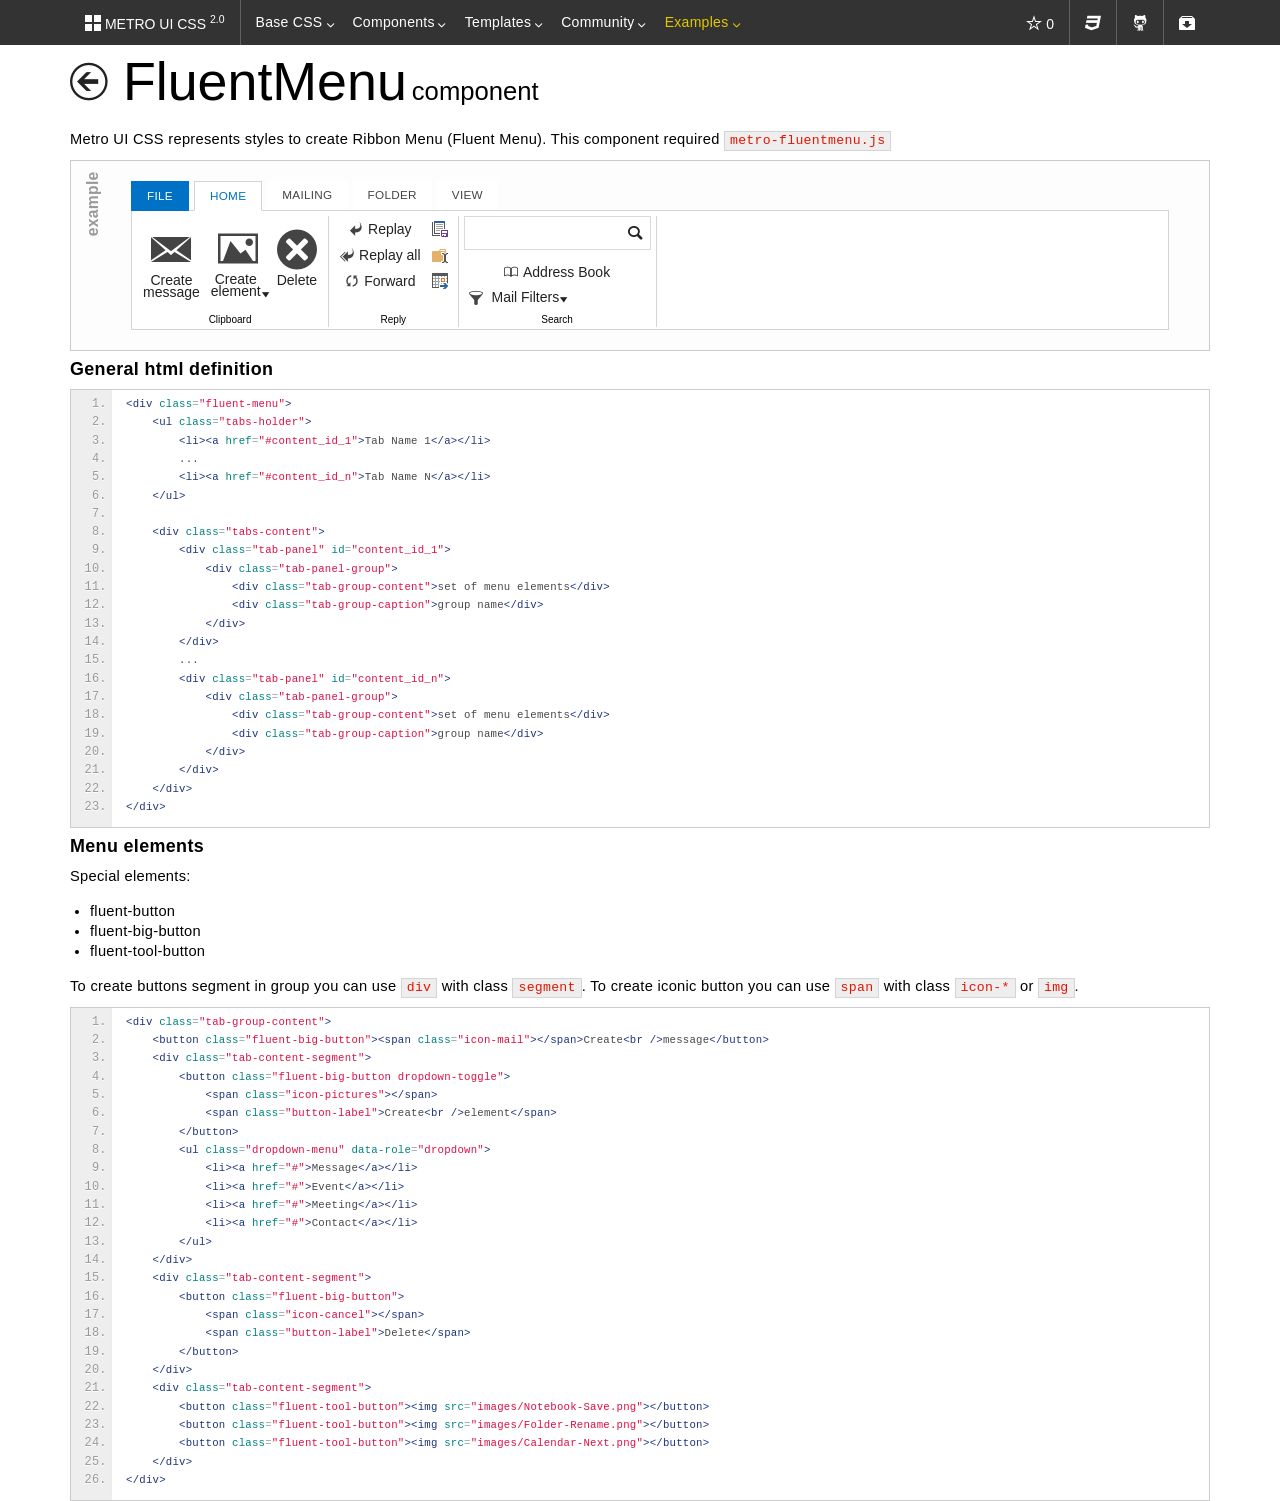
<file: mysite/static/metro/docs/fluent-menu.html>
<!DOCTYPE html>
<html>
<head>
    <meta charset="utf-8">
    <meta name="viewport" content="width=device-width, initial-scale=1.0, maximum-scale=1.0, user-scalable=no">
    <meta name="product" content="Metro UI CSS Framework">
    <meta name="description" content="Simple responsive css framework">
    <meta name="author" content="Sergey S. Pimenov, Ukraine, Kiev">

    <link href="css/metro-bootstrap.css" rel="stylesheet">
    <link href="css/metro-bootstrap-responsive.css" rel="stylesheet">
    <link href="css/iconFont.css" rel="stylesheet">
    <link href="css/docs.css" rel="stylesheet">
    <link href="js/prettify/prettify.css" rel="stylesheet">

    <!-- Load JavaScript Libraries -->
    <script src="js/jquery/jquery.min.js"></script>
    <script src="js/jquery/jquery.widget.min.js"></script>
    <script src="js/jquery/jquery.mousewheel.js"></script>
    <script src="js/prettify/prettify.js"></script>

    <!-- Metro UI CSS JavaScript plugins -->
    <script src="js/load-metro.js"></script>

    <!-- Local JavaScript -->
    <script src="js/docs.js"></script>
    <script src="js/github.info.js"></script>

    <title>Metro UI CSS : Metro Bootstrap CSS Library</title>
</head>
<body class="metro">
    <header class="bg-dark" data-load="header.html"></header>
    <div class="container">
                <h1>
                    <a href="/"><i class="icon-arrow-left-3 fg-darker smaller"></i></a>
                    FluentMenu<small class="on-right">component</small>
                </h1>

                <p>
                    Metro UI CSS represents styles to create Ribbon Menu (Fluent Menu). This component required <code>metro-fluentmenu.js</code>
                </p>
                <div class="example">
                    <div class="fluent-menu" data-role="fluentmenu">
                        <ul class="tabs-holder">
                            <li class="special"><a href="#">File</a></li>
                            <li class="active"><a href="#tab_home">Home</a></li>
                            <li><a href="#tab_mailings">Mailing</a></li>
                            <li><a href="#tab_folder">Folder</a></li>
                            <li><a href="#tab_view">View</a></li>
                        </ul>

                        <div class="tabs-content">
                            <div class="tab-panel" id="tab_home">
                                <div class="tab-panel-group">
                                    <div class="tab-group-content">
                                        <button class="fluent-big-button"><span class="icon-mail"></span>Create<br />message</button>
                                        <div class="tab-content-segment">
                                            <button class="fluent-big-button dropdown-toggle">
                                                <span class="icon-pictures"></span>
                                                <span class="button-label">Create<br />element</span>
                                            </button>
                                            <ul class="dropdown-menu" data-role="dropdown">
                                                <li><a href="#">Message</a></li>
                                                <li><a href="#">Event</a></li>
                                                <li><a href="#">Meeting</a></li>
                                                <li><a href="#">Contact</a></li>
                                            </ul>
                                        </div>
                                        <div class="tab-content-segment">
                                            <button class="fluent-big-button">
                                                <span class="icon-cancel"></span>
                                                <span class="button-label">Delete</span>
                                            </button>
                                        </div>
                                    </div>
                                    <div class="tab-group-caption">Clipboard</div>
                                </div>
                                <div class="tab-panel-group">
                                    <div class="tab-group-content">
                                        <div class="tab-content-segment">
                                            <button class="fluent-button"><span class="icon-reply on-left"></span>Replay</button>
                                            <button class="fluent-button"><span class="icon-reply-2 on-left"></span>Replay all</button>
                                            <button class="fluent-button"><span class="icon-cycle on-left"></span>Forward</button>
                                        </div>
                                        <div class="tab-content-segment">
                                            <button class="fluent-tool-button"><img src="images/Notebook-Save.png"></button>
                                            <button class="fluent-tool-button"><img src="images/Folder-Rename.png"></button>
                                            <button class="fluent-tool-button"><img src="images/Calendar-Next.png"></button>
                                        </div>
                                    </div>
                                    <div class="tab-group-caption">Reply</div>
                                </div>
                                <div class="tab-panel-group">
                                    <div class="tab-group-content">
                                        <div class="input-control text">
                                            <input type="text">
                                            <button class="btn-search"></button>
                                        </div>
                                        <button class="fluent-button"><span class="icon-book on-left"></span>Address Book</button>
                                        <div class="tab-content-segment">
                                            <button class="fluent-button dropdown-toggle">
                                                <span class="icon-filter on-left"></span>
                                                <span class="button-label">Mail Filters</span>
                                            </button>
                                            <ul class="dropdown-menu" data-role="dropdown">
                                                <li><a href="#">Unread messages</a></li>
                                                <li><a href="#">Has attachments</a></li>
                                                <li class="divider"></li>
                                                <li><a href="#">Important</a></li>
                                                <li><a href="#">Broken</a></li>
                                            </ul>
                                        </div>
                                    </div>
                                    <div class="tab-group-caption">Search</div>
                                </div>
                            </div>

                            <div class="tab-panel" id="tab_mailings">
                            </div>

                            <div class="tab-panel" id="tab_folder">
                            </div>

                            <div class="tab-panel" id="tab_view">
                            </div>
                        </div>
                    </div>
                </div> <!-- End of example -->

                <h4>General html definition</h4>
<pre class="prettyprint linenums">
&lt;div class="fluent-menu"&gt;
    &lt;ul class="tabs-holder"&gt;
        &lt;li&gt;&lt;a href="#content_id_1"&gt;Tab Name 1&lt;/a&gt;&lt;/li&gt;
        ...
        &lt;li&gt;&lt;a href="#content_id_n"&gt;Tab Name N&lt;/a&gt;&lt;/li&gt;
    &lt;/ul&gt;

    &lt;div class="tabs-content"&gt;
        &lt;div class="tab-panel" id="content_id_1"&gt;
            &lt;div class="tab-panel-group"&gt;
                &lt;div class="tab-group-content"&gt;set of menu elements&lt;/div&gt;
                &lt;div class="tab-group-caption"&gt;group name&lt;/div&gt;
            &lt;/div&gt;
        &lt;/div&gt;
        ...
        &lt;div class="tab-panel" id="content_id_n"&gt;
            &lt;div class="tab-panel-group"&gt;
                &lt;div class="tab-group-content"&gt;set of menu elements&lt;/div&gt;
                &lt;div class="tab-group-caption"&gt;group name&lt;/div&gt;
            &lt;/div&gt;
        &lt;/div&gt;
    &lt;/div&gt;
&lt;/div&gt;
</pre>

                <h4>Menu elements</h4>
                <p>Special elements:</p>
                <ul>
                    <li>fluent-button</li>
                    <li>fluent-big-button</li>
                    <li>fluent-tool-button</li>
                </ul>

                <p>To create buttons segment in group you can use <code>div</code> with class <code>segment</code>. To create iconic button you can use <code>span</code> with class <code>icon-*</code> or <code>img</code>.</p>
<pre class="prettyprint linenums">
&lt;div class="tab-group-content"&gt;
    &lt;button class="fluent-big-button"&gt;&lt;span class="icon-mail"&gt;&lt;/span&gt;Create&lt;br /&gt;message&lt;/button&gt;
    &lt;div class="tab-content-segment"&gt;
        &lt;button class="fluent-big-button dropdown-toggle"&gt;
            &lt;span class="icon-pictures"&gt;&lt;/span&gt;
            &lt;span class="button-label"&gt;Create&lt;br /&gt;element&lt;/span&gt;
        &lt;/button&gt;
        &lt;ul class="dropdown-menu" data-role="dropdown"&gt;
            &lt;li&gt;&lt;a href="#"&gt;Message&lt;/a&gt;&lt;/li&gt;
            &lt;li&gt;&lt;a href="#"&gt;Event&lt;/a&gt;&lt;/li&gt;
            &lt;li&gt;&lt;a href="#"&gt;Meeting&lt;/a&gt;&lt;/li&gt;
            &lt;li&gt;&lt;a href="#"&gt;Contact&lt;/a&gt;&lt;/li&gt;
        &lt;/ul&gt;
    &lt;/div&gt;
    &lt;div class="tab-content-segment"&gt;
        &lt;button class="fluent-big-button"&gt;
            &lt;span class="icon-cancel"&gt;&lt;/span&gt;
            &lt;span class="button-label"&gt;Delete&lt;/span&gt;
        &lt;/button&gt;
    &lt;/div&gt;
    &lt;div class="tab-content-segment"&gt;
        &lt;button class="fluent-tool-button"&gt;&lt;img src="images/Notebook-Save.png"&gt;&lt;/button&gt;
        &lt;button class="fluent-tool-button"&gt;&lt;img src="images/Folder-Rename.png"&gt;&lt;/button&gt;
        &lt;button class="fluent-tool-button"&gt;&lt;img src="images/Calendar-Next.png"&gt;&lt;/button&gt;
    &lt;/div&gt;
&lt;/div&gt;
</pre>

    </div>

    <script src="js/hitua.js"></script>

</body>
</html>
</file>
<file: mysite/static/metro/docs/css/iconFont.css>
@font-face {
  font-family: 'iconFont';
  src: url('../fonts/iconFont.eot');
  src: url('../fonts/iconFont.eot?#iefix') format('embedded-opentype'), url('../fonts/iconFont.woff') format('woff'), url('../fonts/iconFont.ttf') format('truetype'), url('../fonts/iconFont.svg#iconFont') format('svg');
  font-weight: normal;
  font-style: normal;
}
[data-icon]:before {
  font-family: 'iconFont';
  content: attr(data-icon);
  speak: none;
  font-weight: normal;
  font-variant: normal;
  text-transform: none;
  line-height: 1;
  -webkit-font-smoothing: antialiased;
}
[class*="icon-"] {
  font-family: 'iconFont' !important;
  speak: none;
  font-style: normal;
  font-weight: normal !important;
  font-variant: normal;
  text-transform: none;
  text-decoration: inherit;
  line-height: 1;
  display: inline-block;
  vertical-align: -8%;
  -webkit-font-smoothing: antialiased;
  font-size: inherit;
}
[class*="icon-"].smaller {
  font-size: .7em;
  vertical-align: 6%;
}
[class*="icon-"].large {
  font-size: 1.2em;
  vertical-align: -10%;
}
.icon-newspaper:before {
  content: "\e001";
}
.icon-pencil:before {
  content: "\e002";
}
.icon-droplet:before {
  content: "\e003";
}
.icon-pictures:before {
  content: "\e004";
}
.icon-camera:before {
  content: "\e005";
}
.icon-music:before {
  content: "\e006";
}
.icon-film:before {
  content: "\e007";
}
.icon-camera-2:before {
  content: "\e008";
}
.icon-spades:before {
  content: "\e009";
}
.icon-clubs:before {
  content: "\e00a";
}
.icon-diamonds:before {
  content: "\e00b";
}
.icon-broadcast:before {
  content: "\e00c";
}
.icon-mic:before {
  content: "\e00d";
}
.icon-book:before {
  content: "\e00e";
}
.icon-file:before {
  content: "\e00f";
}
.icon-new:before {
  content: "\e010";
}
.icon-copy:before {
  content: "\e011";
}
.icon-folder:before {
  content: "\e012";
}
.icon-folder-2:before {
  content: "\e013";
}
.icon-tag:before {
  content: "\e014";
}
.icon-cart:before {
  content: "\e015";
}
.icon-basket:before {
  content: "\e016";
}
.icon-calculate:before {
  content: "\e017";
}
.icon-support:before {
  content: "\e018";
}
.icon-phone:before {
  content: "\e019";
}
.icon-mail:before {
  content: "\e01a";
}
.icon-location:before {
  content: "\e01b";
}
.icon-compass:before {
  content: "\e01c";
}
.icon-history:before {
  content: "\e01d";
}
.icon-clock:before {
  content: "\e01e";
}
.icon-bell:before {
  content: "\e01f";
}
.icon-calendar:before {
  content: "\e020";
}
.icon-printer:before {
  content: "\e021";
}
.icon-mouse:before {
  content: "\e022";
}
.icon-screen:before {
  content: "\e023";
}
.icon-laptop:before {
  content: "\e024";
}
.icon-mobile:before {
  content: "\e025";
}
.icon-cabinet:before {
  content: "\e026";
}
.icon-drawer:before {
  content: "\e027";
}
.icon-drawer-2:before {
  content: "\e028";
}
.icon-box:before {
  content: "\e029";
}
.icon-box-add:before {
  content: "\e02a";
}
.icon-box-remove:before {
  content: "\e02b";
}
.icon-download:before {
  content: "\e02c";
}
.icon-upload:before {
  content: "\e02d";
}
.icon-database:before {
  content: "\e02e";
}
.icon-flip:before {
  content: "\e02f";
}
.icon-flip-2:before {
  content: "\e030";
}
.icon-undo:before {
  content: "\e031";
}
.icon-redo:before {
  content: "\e032";
}
.icon-forward:before {
  content: "\e033";
}
.icon-reply:before {
  content: "\e034";
}
.icon-reply-2:before {
  content: "\e035";
}
.icon-comments:before {
  content: "\e036";
}
.icon-comments-2:before {
  content: "\e037";
}
.icon-comments-3:before {
  content: "\e038";
}
.icon-comments-4:before {
  content: "\e039";
}
.icon-comments-5:before {
  content: "\e03a";
}
.icon-user:before {
  content: "\e03b";
}
.icon-user-2:before {
  content: "\e03c";
}
.icon-user-3:before {
  content: "\e03d";
}
.icon-busy:before {
  content: "\e03e";
}
.icon-loading:before {
  content: "\e03f";
}
.icon-loading-2:before {
  content: "\e040";
}
.icon-search:before {
  content: "\e041";
}
.icon-zoom-in:before {
  content: "\e042";
}
.icon-zoom-out:before {
  content: "\e043";
}
.icon-key:before {
  content: "\e044";
}
.icon-key-2:before {
  content: "\e045";
}
.icon-locked:before {
  content: "\e046";
}
.icon-unlocked:before {
  content: "\e047";
}
.icon-wrench:before {
  content: "\e048";
}
.icon-equalizer:before {
  content: "\e049";
}
.icon-cog:before {
  content: "\e04a";
}
.icon-pie:before {
  content: "\e04b";
}
.icon-bars:before {
  content: "\e04c";
}
.icon-stats-up:before {
  content: "\e04d";
}
.icon-gift:before {
  content: "\e04e";
}
.icon-trophy:before {
  content: "\e04f";
}
.icon-diamond:before {
  content: "\e050";
}
.icon-coffee:before {
  content: "\e051";
}
.icon-rocket:before {
  content: "\e052";
}
.icon-meter-slow:before {
  content: "\e053";
}
.icon-meter-medium:before {
  content: "\e054";
}
.icon-meter-fast:before {
  content: "\e055";
}
.icon-dashboard:before {
  content: "\e056";
}
.icon-fire:before {
  content: "\e057";
}
.icon-lab:before {
  content: "\e058";
}
.icon-remove:before {
  content: "\e059";
}
.icon-briefcase:before {
  content: "\e05a";
}
.icon-briefcase-2:before {
  content: "\e05b";
}
.icon-cars:before {
  content: "\e05c";
}
.icon-bus:before {
  content: "\e05d";
}
.icon-cube:before {
  content: "\e05e";
}
.icon-cube-2:before {
  content: "\e05f";
}
.icon-puzzle:before {
  content: "\e060";
}
.icon-glasses:before {
  content: "\e061";
}
.icon-glasses-2:before {
  content: "\e062";
}
.icon-accessibility:before {
  content: "\e063";
}
.icon-accessibility-2:before {
  content: "\e064";
}
.icon-target:before {
  content: "\e065";
}
.icon-target-2:before {
  content: "\e066";
}
.icon-lightning:before {
  content: "\e067";
}
.icon-power:before {
  content: "\e068";
}
.icon-power-2:before {
  content: "\e069";
}
.icon-clipboard:before {
  content: "\e06a";
}
.icon-clipboard-2:before {
  content: "\e06b";
}
.icon-playlist:before {
  content: "\e06c";
}
.icon-grid-view:before {
  content: "\e06d";
}
.icon-tree-view:before {
  content: "\e06e";
}
.icon-cloud:before {
  content: "\e06f";
}
.icon-cloud-2:before {
  content: "\e070";
}
.icon-download-2:before {
  content: "\e071";
}
.icon-upload-2:before {
  content: "\e072";
}
.icon-upload-3:before {
  content: "\e073";
}
.icon-link:before {
  content: "\e074";
}
.icon-link-2:before {
  content: "\e075";
}
.icon-flag:before {
  content: "\e076";
}
.icon-flag-2:before {
  content: "\e077";
}
.icon-attachment:before {
  content: "\e078";
}
.icon-eye:before {
  content: "\e079";
}
.icon-bookmark:before {
  content: "\e07a";
}
.icon-bookmark-2:before {
  content: "\e07b";
}
.icon-star:before {
  content: "\e07c";
}
.icon-star-2:before {
  content: "\e07d";
}
.icon-star-3:before {
  content: "\e07e";
}
.icon-heart:before {
  content: "\e07f";
}
.icon-heart-2:before {
  content: "\e080";
}
.icon-thumbs-up:before {
  content: "\e081";
}
.icon-thumbs-down:before {
  content: "\e082";
}
.icon-plus:before {
  content: "\e083";
}
.icon-minus:before {
  content: "\e084";
}
.icon-help:before {
  content: "\e085";
}
.icon-help-2:before {
  content: "\e086";
}
.icon-blocked:before {
  content: "\e087";
}
.icon-cancel:before {
  content: "\e088";
}
.icon-cancel-2:before {
  content: "\e089";
}
.icon-checkmark:before {
  content: "\e08a";
}
.icon-minus-2:before {
  content: "\e08b";
}
.icon-plus-2:before {
  content: "\e08c";
}
.icon-enter:before {
  content: "\e08d";
}
.icon-exit:before {
  content: "\e08e";
}
.icon-loop:before {
  content: "\e08f";
}
.icon-arrow-up-left:before {
  content: "\e090";
}
.icon-arrow-up:before {
  content: "\e091";
}
.icon-arrow-up-right:before {
  content: "\e092";
}
.icon-arrow-right:before {
  content: "\e093";
}
.icon-arrow-down-right:before {
  content: "\e094";
}
.icon-arrow-down:before {
  content: "\e095";
}
.icon-arrow-down-left:before {
  content: "\e096";
}
.icon-arrow-left:before {
  content: "\e097";
}
.icon-arrow-up-2:before {
  content: "\e098";
}
.icon-arrow-right-2:before {
  content: "\e099";
}
.icon-arrow-down-2:before {
  content: "\e09a";
}
.icon-arrow-left-2:before {
  content: "\e09b";
}
.icon-arrow-up-3:before {
  content: "\e09c";
}
.icon-arrow-right-3:before {
  content: "\e09d";
}
.icon-arrow-down-3:before {
  content: "\e09e";
}
.icon-arrow-left-3:before {
  content: "\e09f";
}
.icon-menu:before {
  content: "\e0a0";
}
.icon-enter-2:before {
  content: "\e0a1";
}
.icon-backspace:before {
  content: "\e0a2";
}
.icon-backspace-2:before {
  content: "\e0a3";
}
.icon-tab:before {
  content: "\e0a4";
}
.icon-tab-2:before {
  content: "\e0a5";
}
.icon-checkbox:before {
  content: "\e0a6";
}
.icon-checkbox-unchecked:before {
  content: "\e0a7";
}
.icon-checkbox-partial:before {
  content: "\e0a8";
}
.icon-radio-checked:before {
  content: "\e0a9";
}
.icon-radio-unchecked:before {
  content: "\e0aa";
}
.icon-font:before {
  content: "\e0ab";
}
.icon-paragraph-left:before {
  content: "\e0ac";
}
.icon-paragraph-center:before {
  content: "\e0ad";
}
.icon-paragraph-right:before {
  content: "\e0ae";
}
.icon-paragraph-justify:before {
  content: "\e0af";
}
.icon-left-to-right:before {
  content: "\e0b0";
}
.icon-right-to-left:before {
  content: "\e0b1";
}
.icon-share:before {
  content: "\e0b2";
}
.icon-new-tab:before {
  content: "\e0b3";
}
.icon-new-tab-2:before {
  content: "\e0b4";
}
.icon-embed:before {
  content: "\e0b5";
}
.icon-code:before {
  content: "\e0b6";
}
.icon-bluetooth:before {
  content: "\e0b7";
}
.icon-share-2:before {
  content: "\e0b8";
}
.icon-share-3:before {
  content: "\e0b9";
}
.icon-mail-2:before {
  content: "\e0ba";
}
.icon-google:before {
  content: "\e0bb";
}
.icon-google-plus:before {
  content: "\e0bc";
}
.icon-google-drive:before {
  content: "\e0bd";
}
.icon-facebook:before {
  content: "\e0be";
}
.icon-instagram:before {
  content: "\e0bf";
}
.icon-twitter:before {
  content: "\e0c0";
}
.icon-feed:before {
  content: "\e0c1";
}
.icon-youtube:before {
  content: "\e0c2";
}
.icon-vimeo:before {
  content: "\e0c3";
}
.icon-flickr:before {
  content: "\e0c4";
}
.icon-picassa:before {
  content: "\e0c5";
}
.icon-dribbble:before {
  content: "\e0c6";
}
.icon-deviantart:before {
  content: "\e0c7";
}
.icon-github:before {
  content: "\e0c8";
}
.icon-github-2:before {
  content: "\e0c9";
}
.icon-github-3:before {
  content: "\e0ca";
}
.icon-github-4:before {
  content: "\e0cb";
}
.icon-github-5:before {
  content: "\e0cc";
}
.icon-git:before {
  content: "\e0cd";
}
.icon-github-6:before {
  content: "\e0ce";
}
.icon-wordpress:before {
  content: "\e0cf";
}
.icon-joomla:before {
  content: "\e0d0";
}
.icon-blogger:before {
  content: "\e0d1";
}
.icon-tumblr:before {
  content: "\e0d2";
}
.icon-yahoo:before {
  content: "\e0d3";
}
.icon-amazon:before {
  content: "\e0d4";
}
.icon-tux:before {
  content: "\e0d5";
}
.icon-apple:before {
  content: "\e0d6";
}
.icon-finder:before {
  content: "\e0d7";
}
.icon-android:before {
  content: "\e0d8";
}
.icon-windows:before {
  content: "\e0d9";
}
.icon-soundcloud:before {
  content: "\e0da";
}
.icon-skype:before {
  content: "\e0db";
}
.icon-reddit:before {
  content: "\e0dc";
}
.icon-linkedin:before {
  content: "\e0dd";
}
.icon-lastfm:before {
  content: "\e0de";
}
.icon-delicious:before {
  content: "\e0df";
}
.icon-stumbleupon:before {
  content: "\e0e0";
}
.icon-pinterest:before {
  content: "\e0e1";
}
.icon-xing:before {
  content: "\e0e2";
}
.icon-flattr:before {
  content: "\e0e3";
}
.icon-foursquare:before {
  content: "\e0e4";
}
.icon-paypal:before {
  content: "\e0e5";
}
.icon-yelp:before {
  content: "\e0e6";
}
.icon-libreoffice:before {
  content: "\e0e7";
}
.icon-file-pdf:before {
  content: "\e0e8";
}
.icon-file-openoffice:before {
  content: "\e0e9";
}
.icon-file-word:before {
  content: "\e0ea";
}
.icon-file-excel:before {
  content: "\e0eb";
}
.icon-file-powerpoint:before {
  content: "\e0ec";
}
.icon-file-zip:before {
  content: "\e0ed";
}
.icon-file-xml:before {
  content: "\e0ee";
}
.icon-file-css:before {
  content: "\e0ef";
}
.icon-html5:before {
  content: "\e0f0";
}
.icon-html5-2:before {
  content: "\e0f1";
}
.icon-css3:before {
  content: "\e0f2";
}
.icon-chrome:before {
  content: "\e0f3";
}
.icon-firefox:before {
  content: "\e0f4";
}
.icon-IE:before {
  content: "\e0f5";
}
.icon-opera:before {
  content: "\e0f6";
}
.icon-safari:before {
  content: "\e0f7";
}
.icon-IcoMoon:before {
  content: "\e0f8";
}
.icon-sunrise:before {
  content: "\e0f9";
}
.icon-sun:before {
  content: "\e0fa";
}
.icon-moon:before {
  content: "\e0fb";
}
.icon-sun-2:before {
  content: "\e0fc";
}
.icon-windy:before {
  content: "\e0fd";
}
.icon-wind:before {
  content: "\e0fe";
}
.icon-snowflake:before {
  content: "\e0ff";
}
.icon-cloudy:before {
  content: "\e100";
}
.icon-cloud-3:before {
  content: "\e101";
}
.icon-weather:before {
  content: "\e102";
}
.icon-weather-2:before {
  content: "\e103";
}
.icon-weather-3:before {
  content: "\e104";
}
.icon-lines:before {
  content: "\e105";
}
.icon-cloud-4:before {
  content: "\e106";
}
.icon-lightning-2:before {
  content: "\e107";
}
.icon-lightning-3:before {
  content: "\e108";
}
.icon-rainy:before {
  content: "\e109";
}
.icon-rainy-2:before {
  content: "\e10a";
}
.icon-windy-2:before {
  content: "\e10b";
}
.icon-windy-3:before {
  content: "\e10c";
}
.icon-snowy:before {
  content: "\e10d";
}
.icon-snowy-2:before {
  content: "\e10e";
}
.icon-snowy-3:before {
  content: "\e10f";
}
.icon-weather-4:before {
  content: "\e110";
}
.icon-cloudy-2:before {
  content: "\e111";
}
.icon-cloud-5:before {
  content: "\e112";
}
.icon-lightning-4:before {
  content: "\e113";
}
.icon-sun-3:before {
  content: "\e114";
}
.icon-moon-2:before {
  content: "\e115";
}
.icon-cloudy-3:before {
  content: "\e116";
}
.icon-cloud-6:before {
  content: "\e117";
}
.icon-cloud-7:before {
  content: "\e118";
}
.icon-lightning-5:before {
  content: "\e119";
}
.icon-rainy-3:before {
  content: "\e11a";
}
.icon-rainy-4:before {
  content: "\e11b";
}
.icon-windy-4:before {
  content: "\e11c";
}
.icon-windy-5:before {
  content: "\e11d";
}
.icon-snowy-4:before {
  content: "\e11e";
}
.icon-snowy-5:before {
  content: "\e11f";
}
.icon-weather-5:before {
  content: "\e120";
}
.icon-cloudy-4:before {
  content: "\e121";
}
.icon-lightning-6:before {
  content: "\e122";
}
.icon-thermometer:before {
  content: "\e123";
}
.icon-compass-2:before {
  content: "\e124";
}
.icon-none:before {
  content: "\e125";
}
.icon-Celsius:before {
  content: "\e126";
}
.icon-Fahrenheit:before {
  content: "\e127";
}
.icon-forrst:before {
  content: "\e128";
}
.icon-headphones:before {
  content: "\e129";
}
.icon-bug:before {
  content: "\e12a";
}
.icon-cart-2:before {
  content: "\e12b";
}
.icon-earth:before {
  content: "\e12c";
}
.icon-battery:before {
  content: "\e12d";
}
.icon-list:before {
  content: "\e12e";
}
.icon-grid:before {
  content: "\e12f";
}
.icon-alarm:before {
  content: "\e130";
}
.icon-location-2:before {
  content: "\e131";
}
.icon-pointer:before {
  content: "\e132";
}
.icon-diary:before {
  content: "\e133";
}
.icon-eye-2:before {
  content: "\e134";
}
.icon-console:before {
  content: "\e135";
}
.icon-location-3:before {
  content: "\e136";
}
.icon-move:before {
  content: "\e137";
}
.icon-gift-2:before {
  content: "\e138";
}
.icon-monitor:before {
  content: "\e139";
}
.icon-mobile-2:before {
  content: "\e13a";
}
.icon-switch:before {
  content: "\e13b";
}
.icon-star-4:before {
  content: "\e13c";
}
.icon-address-book:before {
  content: "\e13d";
}
.icon-shit:before {
  content: "\e13e";
}
.icon-cone:before {
  content: "\e13f";
}
.icon-credit-card:before {
  content: "\e140";
}
.icon-type:before {
  content: "\e141";
}
.icon-volume:before {
  content: "\e142";
}
.icon-volume-2:before {
  content: "\e143";
}
.icon-locked-2:before {
  content: "\e144";
}
.icon-warning:before {
  content: "\e145";
}
.icon-info:before {
  content: "\e146";
}
.icon-filter:before {
  content: "\e147";
}
.icon-bookmark-3:before {
  content: "\e148";
}
.icon-bookmark-4:before {
  content: "\e149";
}
.icon-stats:before {
  content: "\e14a";
}
.icon-compass-3:before {
  content: "\e14b";
}
.icon-keyboard:before {
  content: "\e14c";
}
.icon-award-fill:before {
  content: "\e14d";
}
.icon-award-stroke:before {
  content: "\e14e";
}
.icon-beaker-alt:before {
  content: "\e14f";
}
.icon-beaker:before {
  content: "\e150";
}
.icon-move-vertical:before {
  content: "\e151";
}
.icon-move-horizontal:before {
  content: "\e152";
}
.icon-steering-wheel:before {
  content: "\e153";
}
.icon-volume-3:before {
  content: "\e154";
}
.icon-volume-mute:before {
  content: "\e155";
}
.icon-play:before {
  content: "\e156";
}
.icon-pause:before {
  content: "\e157";
}
.icon-stop:before {
  content: "\e158";
}
.icon-eject:before {
  content: "\e159";
}
.icon-first:before {
  content: "\e15a";
}
.icon-last:before {
  content: "\e15b";
}
.icon-play-alt:before {
  content: "\e15c";
}
.icon-battery-charging:before {
  content: "\e160";
}
.icon-left-quote:before {
  content: "\e161";
}
.icon-right-quote:before {
  content: "\e162";
}
.icon-left-quote-alt:before {
  content: "\e163";
}
.icon-right-quote-alt:before {
  content: "\e164";
}
.icon-smiley:before {
  content: "\e165";
}
.icon-umbrella:before {
  content: "\e166";
}
.icon-info-2:before {
  content: "\e167";
}
.icon-chart-alt:before {
  content: "\e168";
}
.icon-at:before {
  content: "\e169";
}
.icon-hash:before {
  content: "\e16a";
}
.icon-pilcrow:before {
  content: "\e16b";
}
.icon-fullscreen-alt:before {
  content: "\e16c";
}
.icon-fullscreen-exit-alt:before {
  content: "\e16d";
}
.icon-layers-alt:before {
  content: "\e16e";
}
.icon-layers:before {
  content: "\e16f";
}
.icon-floppy:before {
  content: "\e170";
}
.icon-rainbow:before {
  content: "\e000";
}
.icon-air:before {
  content: "\e171";
}
.icon-home:before {
  content: "\e172";
}
.icon-spin:before {
  content: "\e173";
}
.icon-auction:before {
  content: "\e174";
}
.icon-dollar:before {
  content: "\e175";
}
.icon-dollar-2:before {
  content: "\e176";
}
.icon-coins:before {
  content: "\e177";
}
.icon-file-2:before {
  content: "\e186";
}
.icon-file-3:before {
  content: "\e187";
}
.icon-file-4:before {
  content: "\e188";
}
.icon-files:before {
  content: "\e189";
}
.icon-phone-2:before {
  content: "\e18a";
}
.icon-tablet:before {
  content: "\e18b";
}
.icon-monitor-2:before {
  content: "\e18c";
}
.icon-window:before {
  content: "\e18d";
}
.icon-tv:before {
  content: "\e18e";
}
.icon-camera-3:before {
  content: "\e18f";
}
.icon-image:before {
  content: "\e190";
}
.icon-open:before {
  content: "\e191";
}
.icon-sale:before {
  content: "\e192";
}
.icon-direction:before {
  content: "\e193";
}
.icon-medal:before {
  content: "\e194";
}
.icon-medal-2:before {
  content: "\e195";
}
.icon-satellite:before {
  content: "\e196";
}
.icon-discout:before {
  content: "\e197";
}
.icon-barcode:before {
  content: "\e198";
}
.icon-ticket:before {
  content: "\e199";
}
.icon-shipping:before {
  content: "\e19a";
}
.icon-globe:before {
  content: "\e19b";
}
.icon-anchor:before {
  content: "\e19c";
}
.icon-pop-out:before {
  content: "\e19d";
}
.icon-pop-in:before {
  content: "\e19e";
}
.icon-resize:before {
  content: "\e178";
}
.icon-battery-2:before {
  content: "\e179";
}
.icon-battery-3:before {
  content: "\e17a";
}
.icon-battery-4:before {
  content: "\e17b";
}
.icon-battery-5:before {
  content: "\e17c";
}
.icon-tools:before {
  content: "\e17d";
}
.icon-alarm-2:before {
  content: "\e17e";
}
.icon-alarm-cancel:before {
  content: "\e17f";
}
.icon-alarm-clock:before {
  content: "\e180";
}
.icon-chronometer:before {
  content: "\e181";
}
.icon-ruler:before {
  content: "\e182";
}
.icon-lamp:before {
  content: "\e183";
}
.icon-lamp-2:before {
  content: "\e184";
}
.icon-scissors:before {
  content: "\e185";
}
.icon-volume-4:before {
  content: "\e19f";
}
.icon-volume-5:before {
  content: "\e1a0";
}
.icon-volume-6:before {
  content: "\e1a1";
}
.icon-battery-full:before {
  content: "\e15f";
}
.icon-battery-empty:before {
  content: "\e15d";
}
.icon-battery-half:before {
  content: "\e15e";
}
.icon-zip:before {
  content: "\e1a2";
}
.icon-zip-2:before {
  content: "\e1a3";
}
.icon-play-2:before {
  content: "\e1a4";
}
.icon-pause-2:before {
  content: "\e1a5";
}
.icon-record:before {
  content: "\e1a6";
}
.icon-stop-2:before {
  content: "\e1a7";
}
.icon-next:before {
  content: "\e1a8";
}
.icon-previous:before {
  content: "\e1a9";
}
.icon-first-2:before {
  content: "\e1aa";
}
.icon-last-2:before {
  content: "\e1ab";
}
.icon-arrow-left-4:before {
  content: "\e1ac";
}
.icon-arrow-down-4:before {
  content: "\e1ad";
}
.icon-arrow-up-4:before {
  content: "\e1ae";
}
.icon-arrow-right-4:before {
  content: "\e1af";
}
.icon-arrow-left-5:before {
  content: "\e1b0";
}
.icon-arrow-down-5:before {
  content: "\e1b1";
}
.icon-arrow-up-5:before {
  content: "\e1b2";
}
.icon-arrow-right-5:before {
  content: "\e1b3";
}
.icon-cc:before {
  content: "\e1b4";
}
.icon-cc-by:before {
  content: "\e1b5";
}
.icon-cc-nc:before {
  content: "\e1b6";
}
.icon-cc-nc-eu:before {
  content: "\e1b7";
}
.icon-cc-nc-jp:before {
  content: "\e1b8";
}
.icon-cc-sa:before {
  content: "\e1b9";
}
.icon-cc-nd:before {
  content: "\e1ba";
}
.icon-cc-pd:before {
  content: "\e1bb";
}
.icon-cc-zero:before {
  content: "\e1bc";
}
.icon-cc-share:before {
  content: "\e1bd";
}
.icon-cc-share-2:before {
  content: "\e1be";
}
.icon-cycle:before {
  content: "\e1bf";
}
.icon-stop-3:before {
  content: "\e1c0";
}
.icon-stats-2:before {
  content: "\e1c1";
}
.icon-stats-3:before {
  content: "\e1c2";
}
</file>
<file: mysite/static/metro/docs/css/docs.css>
body {
  height: 100%;
  margin: 0;
  padding: 0;
}
.metro .page {
  width: 980px;
  margin: 0 auto;
  padding: 0 20px;
}
.description {
  margin: 10px 0;
}
.show-grid .row [class*="span"] {
  line-height: 40px;
  background: rgba(193, 179, 123, 0.52);
  text-align: center;
  min-height: 10px !important;
}
.color-stack li,
#icon-list li {
  margin-bottom: 5px;
}
.example > img {
  margin: 5px;
  display: inline-block;
}
.example .image-container {
  margin: 10px;
  display: inline-block;
  vertical-align: middle;
}
.layout {
  min-height: 100%;
  position: relative;
}
header {
  height: 45px;
  position: relative;
}
footer {
  width: 100%;
  height: 25px;
}
@media only screen and (max-width: 640px) {
  .prettyprint,
  .example {
    display: none;
  }
}
</file>
<file: mysite/static/metro/docs/js/prettify/prettify.css>
.com { color: #93a1a1 !important; }
.lit { color: #195f91 !important; }
.pun, .opn, .clo { color: #93a1a1 !important; }
.fun { color: #dc322f !important; }
.str, .atv { color: #D14 !important; }
.kwd, .tag { color: #1e347b !important;}
.typ, .atn, .dec, .var { color: teal !important; }
.pln { color: #48484c !important; }

.prettyprint {
    padding: 8px;
    background-color: #fff;
    border: 1px solid #ccc;
    margin: 0;
    margin-bottom: 10px;
    font-family: 'Courier New', monospace;
    font-size: 11pt;
    line-height: 12pt;
}
.prettyprint.linenums {
    box-shadow: inset 40px 0 0 #eeeeee, inset 41px 0 0 #ececf0;
}

.prettyprint ol.linenums {
    margin: 0;
    padding-left: 35px;
}
.prettyprint ol.linenums li {
    padding-left: 12px !important;
    color: #999999;
    line-height: 10pt;
    text-shadow: 0 1px 0 #fff;
    margin-bottom: 5px;
}
</file>
